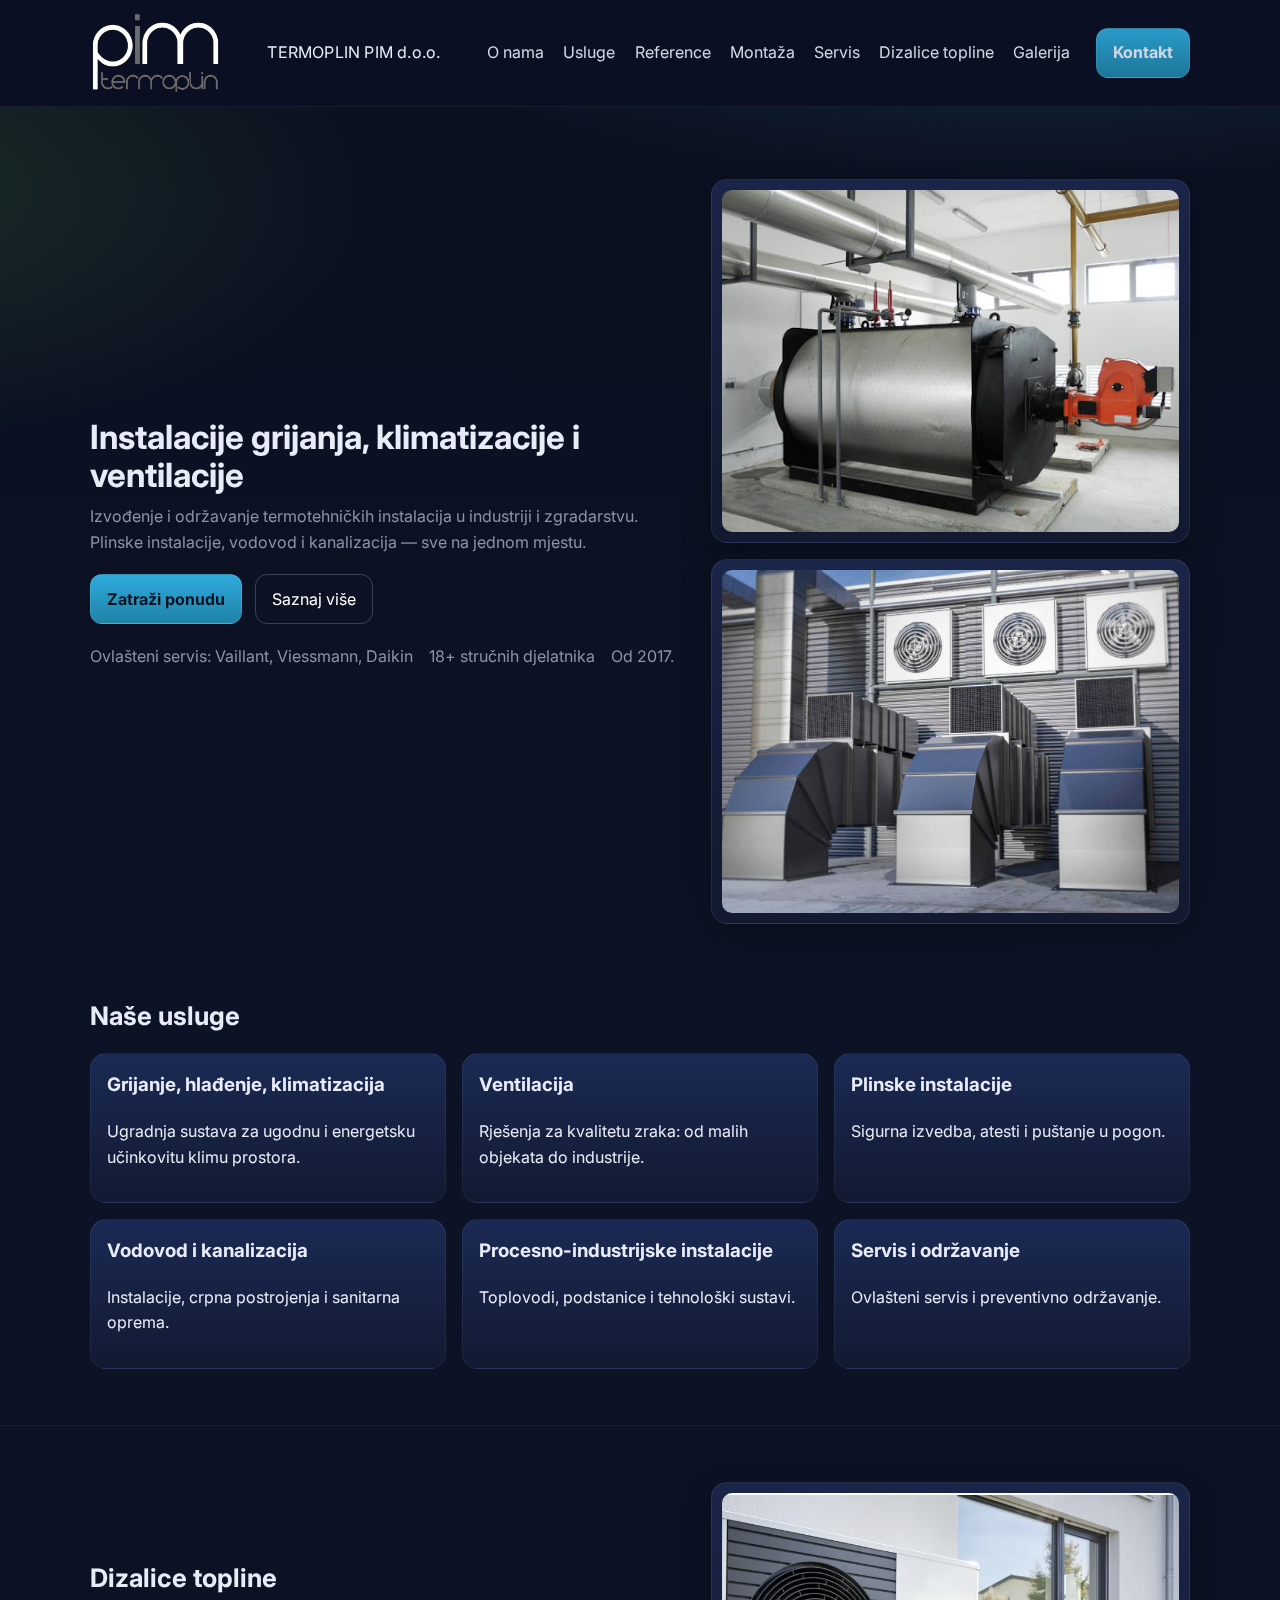
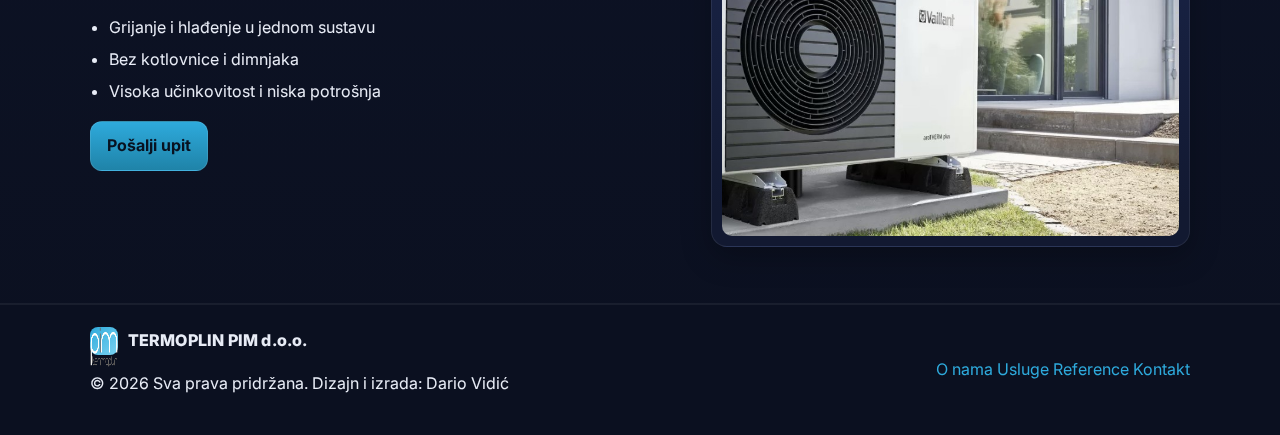
<file: index.html>
<!DOCTYPE html>
<html lang="hr">
<head>
  <title>TERMOPLIN PIM d.o.o. — Grijanje, klimatizacija, ventilacija</title>
  <meta name="description" content="Izvođenje, montaža i servis termotehničkih instalacija: grijanje, hlađenje, klimatizacija, ventilacija, plin, vodovod i kanalizacija." />
  <meta name="keywords" content="grijanje, hlađenje, ventilacija, klima, ugradnja, Bjelovar, Termoplin">
  <meta charset="utf-8" />
  <meta name="viewport" content="width=device-width, initial-scale=1" />
  <meta name="color-scheme" content="dark light">
  <meta name="author" content="Dario Vidić">
  <link rel="preconnect" href="https://fonts.googleapis.com">
  <link rel="preconnect" href="https://fonts.gstatic.com" crossorigin>
  <link href="https://fonts.googleapis.com/css2?family=Inter:wght@300;400;600;800&display=swap" rel="stylesheet">
  <link rel="stylesheet" href="assets/css/style.css" />

  <link rel="icon" href="assets/img/favicon.ico" type="image/x-icon">
</head>
<body>
  <header class="site-header">
    <div class="container">
      <a class="brand" href="index.html" aria-label="TERMOPLIN PIM d.o.o.">
      <img src="assets/img/logo.png" alt="TERMOPLIN PIM d.o.o. logo" class="logo">
    </a>

        <span class="brand-text">TERMOPLIN PIM d.o.o.</span>
      </a>
      <button class="nav-toggle" aria-label="Otvori izbornik" aria-expanded="false" id="navToggle">
        <span></span><span></span><span></span>
      </button>
      <nav class="nav" id="navMenu">
        <a href="o-nama.html">O nama</a>
        <a href="usluge.html">Usluge</a>
        <a href="reference.html">Reference</a>
        <a href="montaza.html">Montaža</a>
        <a href="servis.html">Servis</a>
        <a href="dizalice-topline.html">Dizalice topline</a>
        <a href="galerija.html">Galerija</a>
        <a href="kontakt.html" class="btn btn-primary">Kontakt</a>
      </nav>
    </div>
  </header>

  <section id="hero" class="hero">
    <div class="container grid-2">
      <div class="hero-copy">
        <h1>Instalacije grijanja, klimatizacije i ventilacije</h1>
        <p>Izvođenje i održavanje termotehničkih instalacija u industriji i zgradarstvu. Plinske instalacije, vodovod i kanalizacija — sve na jednom mjestu.</p>
        <div class="hero-cta">
          <a href="kontakt.html" class="btn btn-primary">Zatraži ponudu</a>
          <a href="o-nama.html" class="btn btn-ghost">Saznaj više</a>
        </div>
        <ul class="badges">
          <li>Ovlašteni servis: Vaillant, Viessmann, Daikin</li>
          <li>18+ stručnih djelatnika</li>
          <li>Od 2017.</li>
        </ul>
      </div>
      <div class="hero-media">
        <div class="media-card">
          <img src="assets/img/hero-1.jpg" alt="Ugradnja sustava grijanja" />
        </div>
        <div class="media-card stagger">
          <img src="assets/img/hero-2.jpg" alt="Klimatizacija i ventilacija" />
        </div>
      </div>
    </div>
  </section>

  <section class="section">
    <div class="container">
      <h2>Naše usluge</h2>
      <div class="cards">
        <article class="card">
          <h3>Grijanje, hlađenje, klimatizacija</h3>
          <p>Ugradnja sustava za ugodnu i energetsku učinkovitu klimu prostora.</p>
        </article>
        <article class="card"><h3>Ventilacija</h3><p>Rješenja za kvalitetu zraka: od malih objekata do industrije.</p></article>
        <article class="card"><h3>Plinske instalacije</h3><p>Sigurna izvedba, atesti i puštanje u pogon.</p></article>
        <article class="card"><h3>Vodovod i kanalizacija</h3><p>Instalacije, crpna postrojenja i sanitarna oprema.</p></article>
        <article class="card"><h3>Procesno-industrijske instalacije</h3><p>Toplovodi, podstanice i tehnološki sustavi.</p></article>
        <article class="card"><h3>Servis i održavanje</h3><p>Ovlašteni servis i preventivno održavanje.</p></article>
      </div>
    </div>
  </section>

  <section class="section feature highlight">
    <div class="container grid-2">
      <div>
        <h2>Dizalice topline</h2>
        <ul class="checklist">
          <li>Grijanje i hlađenje u jednom sustavu</li>
          <li>Bez kotlovnice i dimnjaka</li>
          <li>Visoka učinkovitost i niska potrošnja</li>
        </ul>
        <a href="kontakt.html" class="btn btn-primary">Pošalji upit</a>
      </div>
      <div class="media-card">
        <img src="assets/img/heatpump.jpg" alt="Dizalica topline — instalacija" />
      </div>
    </div>
  </section>
  <footer class="site-footer">
    <div class="container footer-grid">
      <div>
        <div class="brand small">
          <span class="brand-logo" aria-hidden="true">
    <img src="assets/img/logo.png" alt="TERMOPLIN PIM d.o.o. logo" class="logo-footer">
  </span>
          <span class="brand-text">TERMOPLIN PIM d.o.o.</span>
        </div>
        <p>© <span id="year"></span> Sva prava pridržana. Dizajn i izrada: Dario Vidić</p>
      </div>
      <nav class="footer-nav">
        <a href="o-nama.html">O nama</a>
        <a href="usluge.html">Usluge</a>
        <a href="reference.html">Reference</a>
        <a href="kontakt.html">Kontakt</a>
      </nav>
    </div>
  </footer>
  <script src="assets/js/main.js"></script>

</body>
</html>
</file>
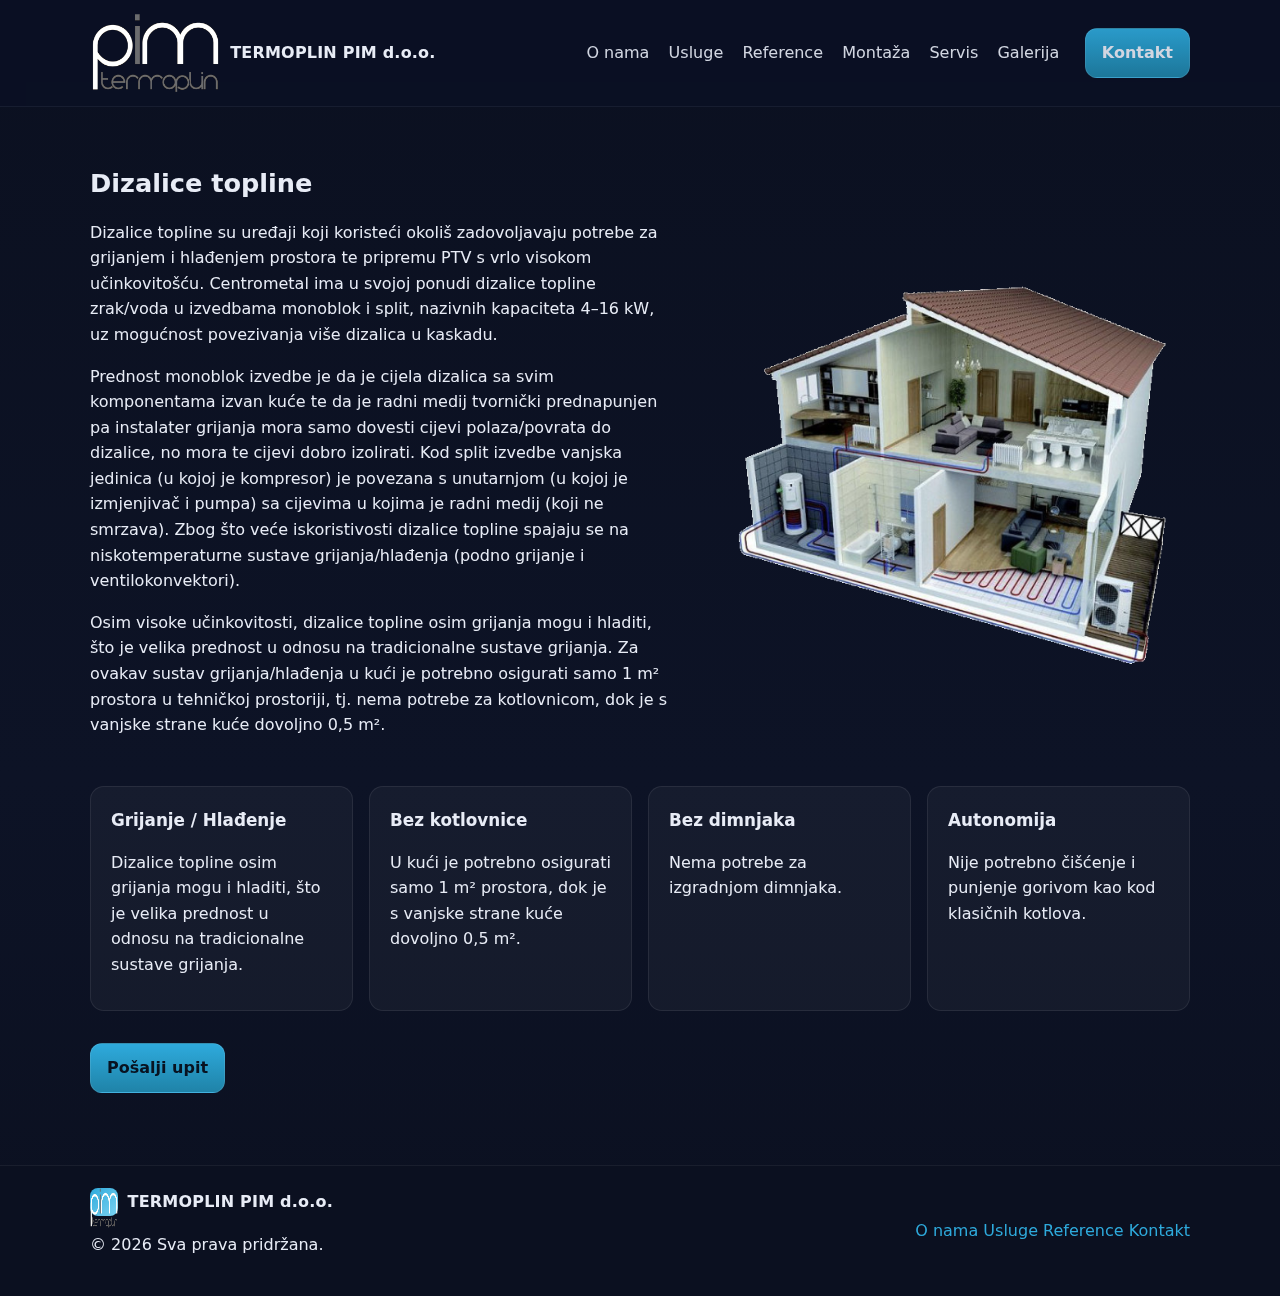
<file: dizalice-topline.html>
<!DOCTYPE html>
<html lang="hr">
<head>
  <meta charset="utf-8">
  <title>Dizalice topline — TERMOPLIN PIM d.o.o.</title>
  <link rel="icon" href="assets/img/favicon.ico" type="image/x-icon">
  <link rel="stylesheet" href="assets/css/style.css">
</head>
<body>
  <header class="site-header">
    <div class="container">
      <a class="brand" href="index.html" aria-label="TERMOPLIN PIM d.o.o.">
        <img src="assets/img/logo.png" alt="TERMOPLIN PIM d.o.o. logo" class="logo">
        <span class="brand-text">TERMOPLIN PIM d.o.o.</span>
      </a>
      <button class="nav-toggle" aria-label="Otvori izbornik" aria-expanded="false" id="navToggle">
        <span></span><span></span><span></span>
      </button>
      <nav class="nav" id="navMenu">
        <a href="o-nama.html">O nama</a>
        <a href="usluge.html">Usluge</a>
        <a href="reference.html">Reference</a>
        <a href="montaza.html">Montaža</a>
        <a href="servis.html">Servis</a>
        <a href="galerija.html">Galerija</a>
        <a href="kontakt.html" class="btn btn-primary">Kontakt</a>
      </nav>
    </div>
  </header>

  <main class="section">
    <div class="container grid-2">
      <div>
        <h1>Dizalice topline</h1>
        <p>Dizalice topline su uređaji koji koristeći okoliš zadovoljavaju potrebe za grijanjem i hlađenjem prostora te pripremu PTV s vrlo visokom učinkovitošću. Centrometal ima u svojoj ponudi dizalice topline zrak/voda u izvedbama monoblok i split, nazivnih kapaciteta 4–16 kW, uz mogućnost povezivanja više dizalica u kaskadu.</p>
        <p>Prednost monoblok izvedbe je da je cijela dizalica sa svim komponentama izvan kuće te da je radni medij tvornički prednapunjen pa instalater grijanja mora samo dovesti cijevi polaza/povrata do dizalice, no mora te cijevi dobro izolirati. Kod split izvedbe vanjska jedinica (u kojoj je kompresor) je povezana s unutarnjom (u kojoj je izmjenjivač i pumpa) sa cijevima u kojima je radni medij (koji ne smrzava). Zbog što veće iskoristivosti dizalice topline spajaju se na niskotemperaturne sustave grijanja/hlađenja (podno grijanje i ventilokonvektori).</p>
        <p>Osim visoke učinkovitosti, dizalice topline osim grijanja mogu i hladiti, što je velika prednost u odnosu na tradicionalne sustave grijanja. Za ovakav sustav grijanja/hlađenja u kući je potrebno osigurati samo 1 m² prostora u tehničkoj prostoriji, tj. nema potrebe za kotlovnicom, dok je s vanjske strane kuće dovoljno 0,5 m².</p>
      </div>
      <div>
        <img src="assets/img/dizalice-topline.png" alt="Shema sustava dizalice topline u kući" style="width:100%;height:auto;display:block;border-radius:12px;">
      </div>
    </div>

    <div class="container">
      <div class="feature-grid">
        <div class="feature-card">
          <h3>Grijanje / Hlađenje</h3>
          <p>Dizalice topline osim grijanja mogu i hladiti, što je velika prednost u odnosu na tradicionalne sustave grijanja.</p>
        </div>
        <div class="feature-card">
          <h3>Bez kotlovnice</h3>
          <p>U kući je potrebno osigurati samo 1 m² prostora, dok je s vanjske strane kuće dovoljno 0,5 m².</p>
        </div>
        <div class="feature-card">
          <h3>Bez dimnjaka</h3>
          <p>Nema potrebe za izgradnjom dimnjaka.</p>
        </div>
        <div class="feature-card">
          <h3>Autonomija</h3>
          <p>Nije potrebno čišćenje i punjenje gorivom kao kod klasičnih kotlova.</p>
        </div>
      </div>
      <p><a class="btn btn-primary" href="kontakt.html">Pošalji upit</a></p>
    </div>
  </main>

  <footer class="site-footer">
    <div class="container footer-grid">
      <div>
        <div class="brand small">
          <span class="brand-logo" aria-hidden="true"><img src="assets/img/logo.png" alt="Logo" class="logo-footer"></span>
          <span class="brand-text">TERMOPLIN PIM d.o.o.</span>
        </div>
        <p>© <span id="year"></span> Sva prava pridržana.</p>
      </div>
      <nav class="footer-nav">
        <a href="o-nama.html">O nama</a>
        <a href="usluge.html">Usluge</a>
        <a href="reference-lista.html">Reference</a>
        <a href="kontakt.html">Kontakt</a>
      </nav>
    </div>
  </footer>

  <script src="assets/js/main.js"></script>
</body>
</html>
</file>
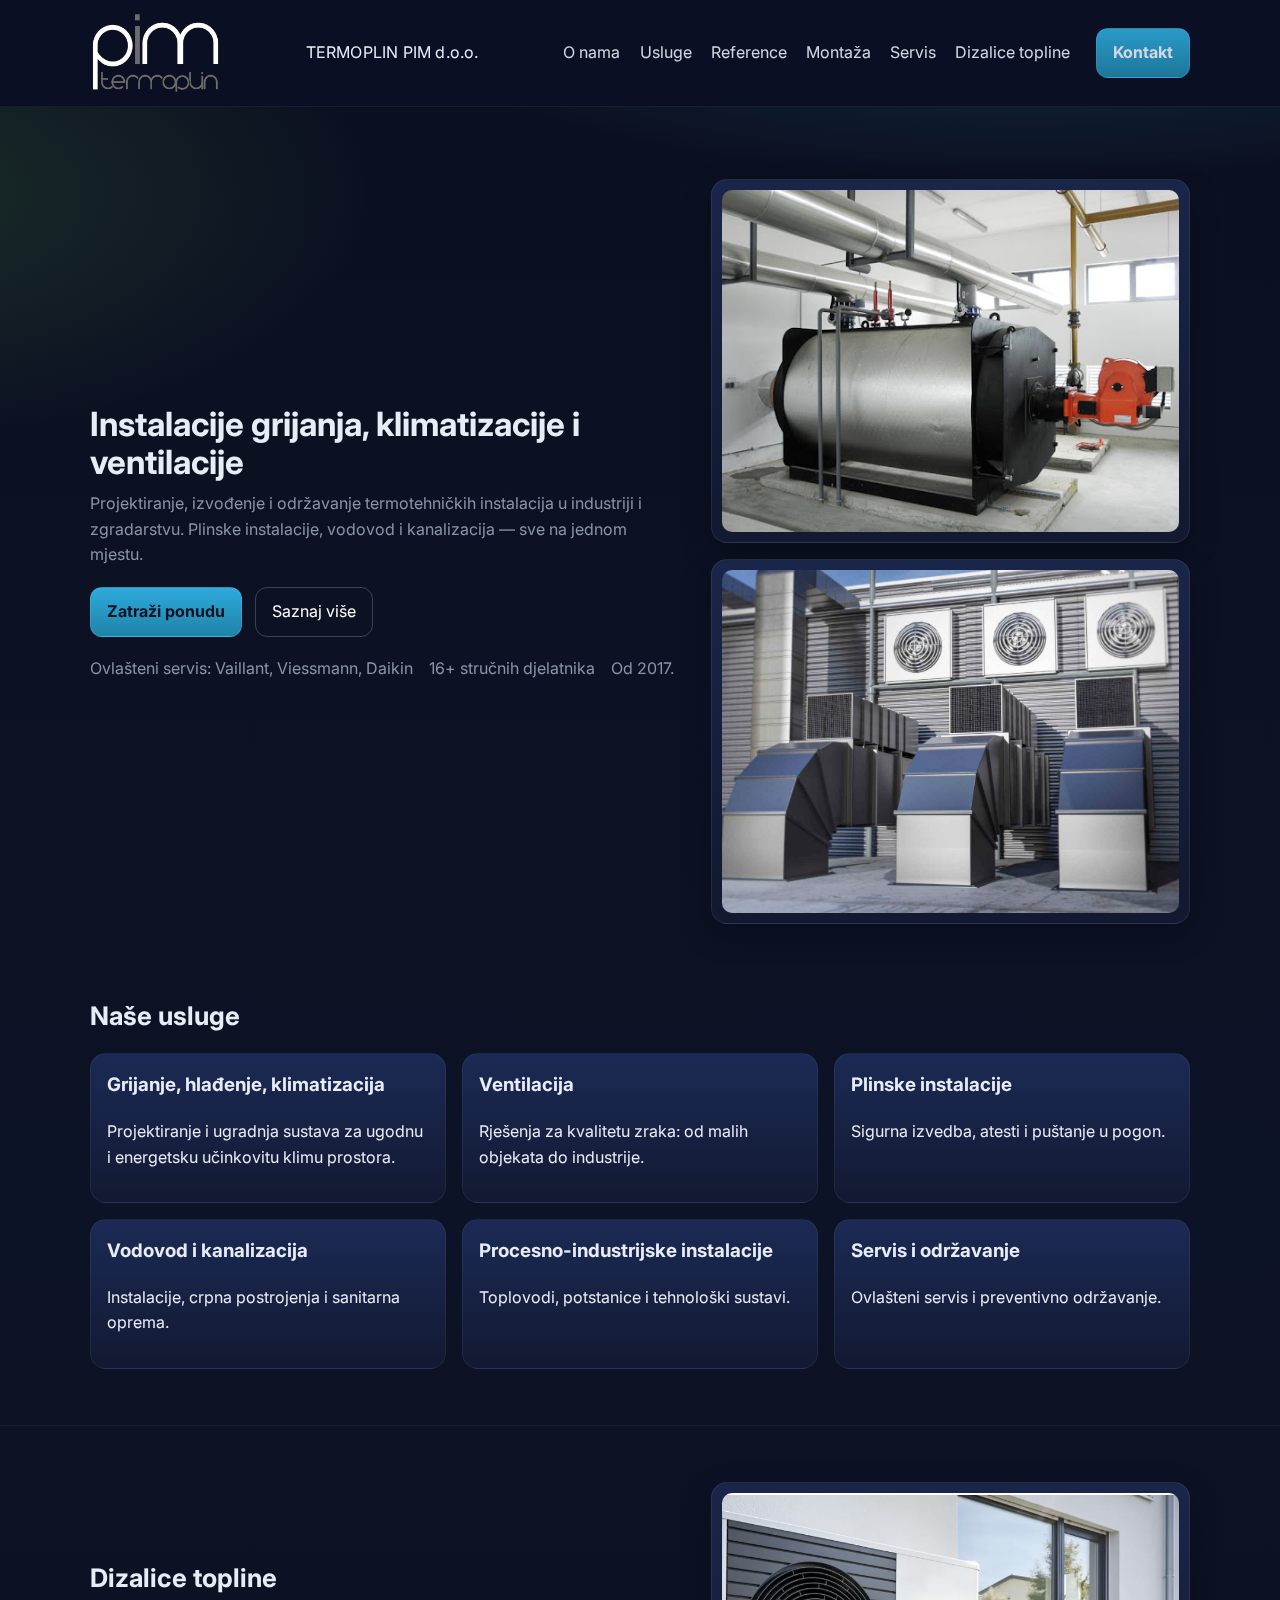
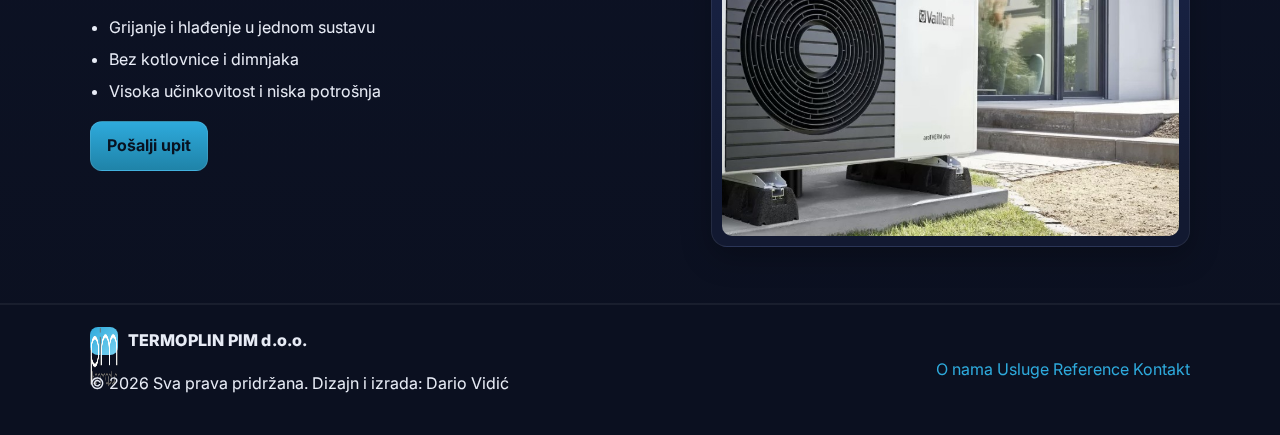
<file: index copy 2.html>
<!DOCTYPE html>
<html lang="hr">
<head>
  <title>TERMOPLIN PIM d.o.o. — Grijanje, klimatizacija, ventilacija</title>
  <meta name="description" content="Projektiranje, montaža i servis termotehničkih instalacija: grijanje, hlađenje, klimatizacija, ventilacija, plin, vodovod i kanalizacija." />
  <meta name="keywords" content="grijanje, hlađenje, projektiranje, ventilacija, klima, ugradnja, Bjelovar, Termoplin">
  <meta charset="utf-8" />
  <meta name="viewport" content="width=device-width, initial-scale=1" />
  <meta name="color-scheme" content="dark light">
  <meta name="author" content="Dario Vidić">
  <link rel="preconnect" href="https://fonts.googleapis.com">
  <link rel="preconnect" href="https://fonts.gstatic.com" crossorigin>
  <link href="https://fonts.googleapis.com/css2?family=Inter:wght@300;400;600;800&display=swap" rel="stylesheet">
  <link rel="stylesheet" href="assets/css/style.css" />

  <link rel="icon" href="assets/img/favicon.ico" type="image/x-icon">
</head>
<body>
  <header class="site-header">
    <div class="container">
      <a class="brand" href="index.html" aria-label="TERMOPLIN PIM d.o.o.">
      <img src="assets/img/logo.png" alt="TERMOPLIN PIM d.o.o. logo" class="logo">
    </a>

        <span class="brand-text">TERMOPLIN PIM d.o.o.</span>
      </a>
      <button class="nav-toggle" aria-label="Otvori izbornik" aria-expanded="false" id="navToggle">
        <span></span><span></span><span></span>
      </button>
      <nav class="nav" id="navMenu">
        <a href="o-nama.html">O nama</a>
        <a href="usluge.html">Usluge</a>
        <a href="reference.html">Reference</a>
        <a href="montaza.html">Montaža</a>
        <a href="servis.html">Servis</a>
        <a href="dizalice-topline.html">Dizalice topline</a>
        <a href="kontakt.html" class="btn btn-primary">Kontakt</a>
      </nav>
    </div>
  </header>

  <section id="hero" class="hero">
    <div class="container grid-2">
      <div class="hero-copy">
        <h1>Instalacije grijanja, klimatizacije i ventilacije</h1>
        <p>Projektiranje, izvođenje i održavanje termotehničkih instalacija u industriji i zgradarstvu. Plinske instalacije, vodovod i kanalizacija — sve na jednom mjestu.</p>
        <div class="hero-cta">
          <a href="kontakt.html" class="btn btn-primary">Zatraži ponudu</a>
          <a href="o-nama.html" class="btn btn-ghost">Saznaj više</a>
        </div>
        <ul class="badges">
          <li>Ovlašteni servis: Vaillant, Viessmann, Daikin</li>
          <li>16+ stručnih djelatnika</li>
          <li>Od 2017.</li>
        </ul>
      </div>
      <div class="hero-media">
        <div class="media-card">
          <img src="assets/img/hero-1.jpg" alt="Ugradnja sustava grijanja" />
        </div>
        <div class="media-card stagger">
          <img src="assets/img/hero-2.jpg" alt="Klimatizacija i ventilacija" />
        </div>
      </div>
    </div>
  </section>

  <section class="section">
    <div class="container">
      <h2>Naše usluge</h2>
      <div class="cards">
        <article class="card">
          <h3>Grijanje, hlađenje, klimatizacija</h3>
          <p>Projektiranje i ugradnja sustava za ugodnu i energetsku učinkovitu klimu prostora.</p>
        </article>
        <article class="card"><h3>Ventilacija</h3><p>Rješenja za kvalitetu zraka: od malih objekata do industrije.</p></article>
        <article class="card"><h3>Plinske instalacije</h3><p>Sigurna izvedba, atesti i puštanje u pogon.</p></article>
        <article class="card"><h3>Vodovod i kanalizacija</h3><p>Instalacije, crpna postrojenja i sanitarna oprema.</p></article>
        <article class="card"><h3>Procesno-industrijske instalacije</h3><p>Toplovodi, potstanice i tehnološki sustavi.</p></article>
        <article class="card"><h3>Servis i održavanje</h3><p>Ovlašteni servis i preventivno održavanje.</p></article>
      </div>
    </div>
  </section>

  <section class="section feature highlight">
    <div class="container grid-2">
      <div>
        <h2>Dizalice topline</h2>
        <ul class="checklist">
          <li>Grijanje i hlađenje u jednom sustavu</li>
          <li>Bez kotlovnice i dimnjaka</li>
          <li>Visoka učinkovitost i niska potrošnja</li>
        </ul>
        <a href="kontakt.html" class="btn btn-primary">Pošalji upit</a>
      </div>
      <div class="media-card">
        <img src="assets/img/heatpump.jpg" alt="Dizalica topline — instalacija" />
      </div>
    </div>
  </section>
  <footer class="site-footer">
    <div class="container footer-grid">
      <div>
        <div class="brand small">
          <span class="brand-logo" aria-hidden="true">
    <img src="assets/img/logo.png" alt="TERMOPLIN PIM d.o.o. logo" class="logo">
  </span>
          <span class="brand-text">TERMOPLIN PIM d.o.o.</span>
        </div>
        <p>© <span id="year"></span> Sva prava pridržana. Dizajn i izrada: Dario Vidić</p>
      </div>
      <nav class="footer-nav">
        <a href="o-nama.html">O nama</a>
        <a href="usluge.html">Usluge</a>
        <a href="reference.html">Reference</a>
        <a href="kontakt.html">Kontakt</a>
      </nav>
    </div>
  </footer>
  <script src="assets/js/main.js"></script>

</body>
</html>
</file>
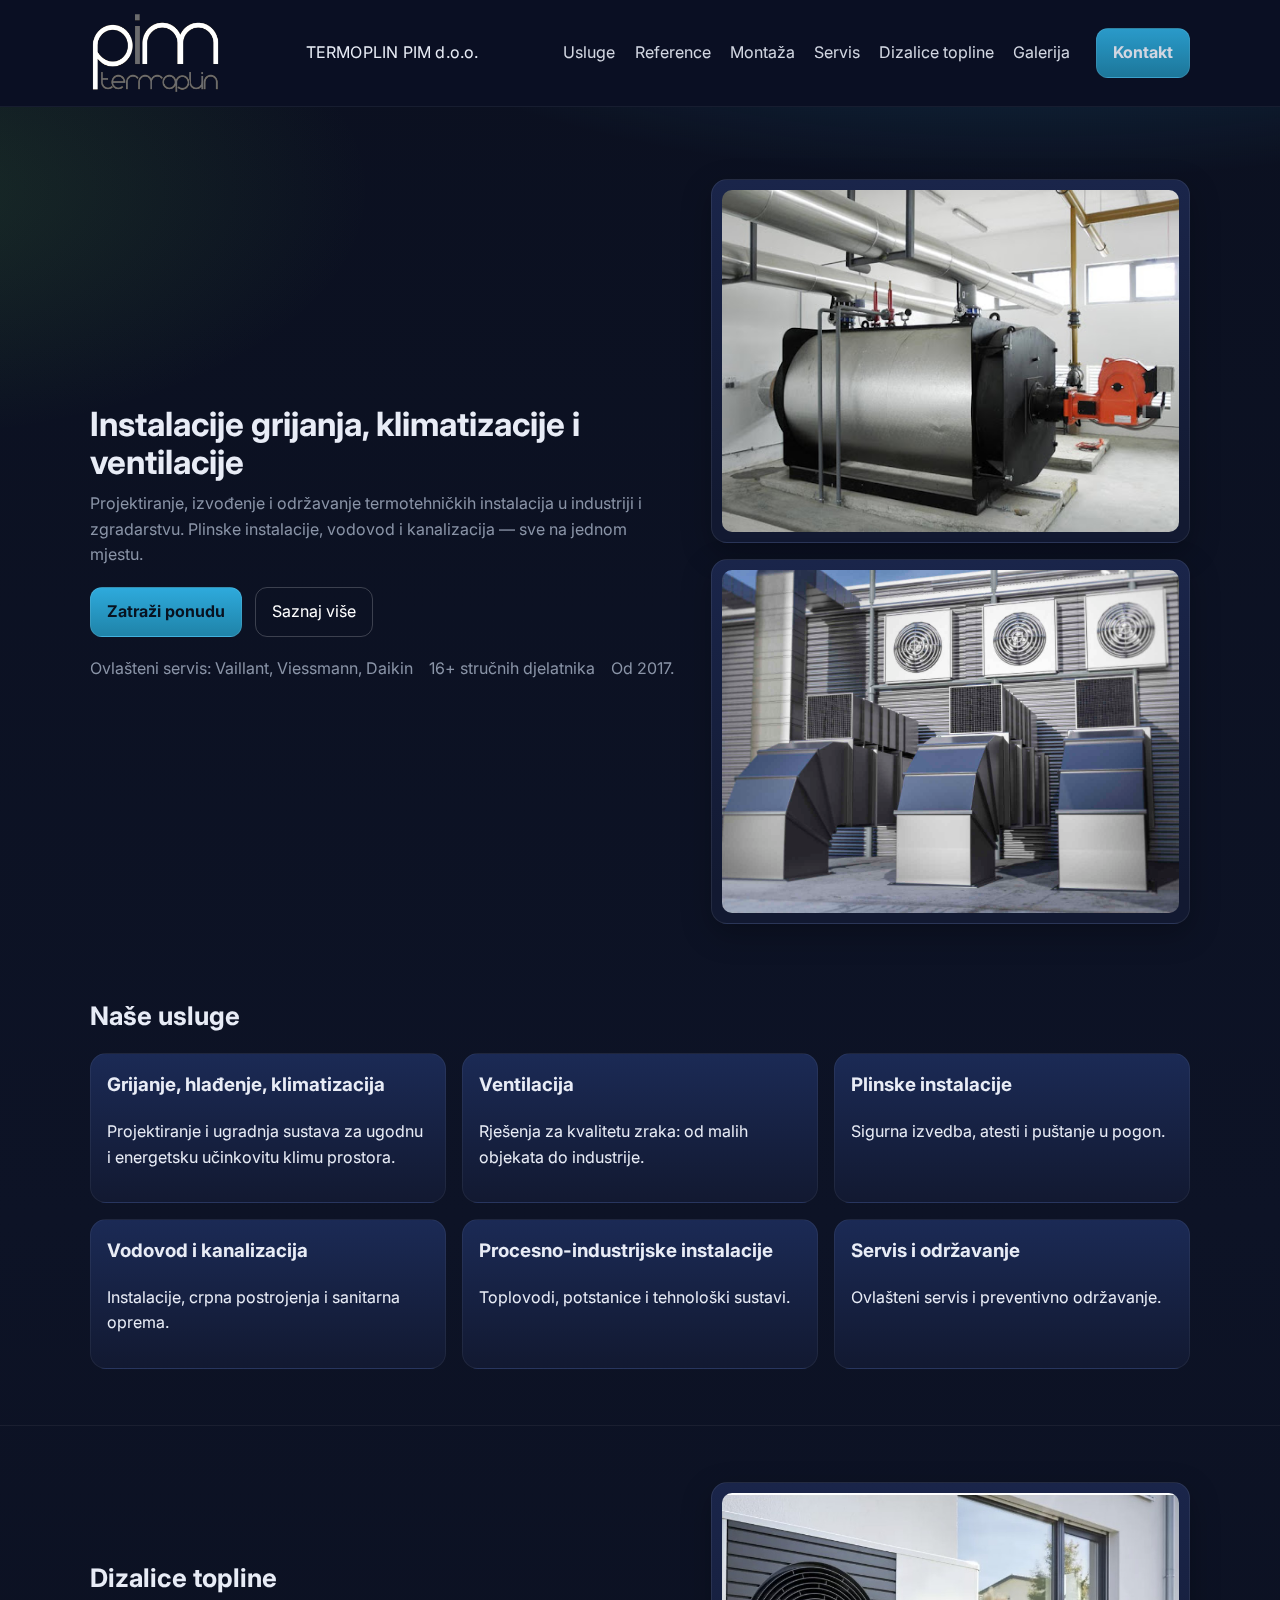
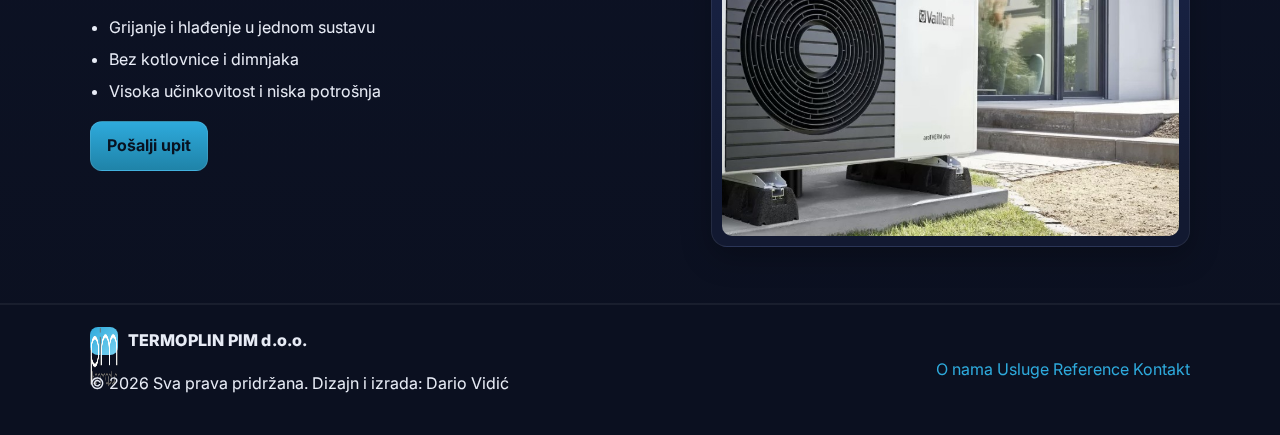
<file: index copy.html>
<!DOCTYPE html>
<html lang="hr">
<head>
  <title>TERMOPLIN PIM d.o.o. — Grijanje, klimatizacija, ventilacija</title>
  <meta name="description" content="Projektiranje, montaža i servis termotehničkih instalacija: grijanje, hlađenje, klimatizacija, ventilacija, plin, vodovod i kanalizacija." />
  <meta name="keywords" content="grijanje, hlađenje, projektiranje, ventilacija, klima, ugradnja, Bjelovar, Termoplin">
  <meta charset="utf-8" />
  <meta name="viewport" content="width=device-width, initial-scale=1" />
  <meta name="color-scheme" content="dark light">
  <meta name="author" content="Dario Vidić">
  <link rel="preconnect" href="https://fonts.googleapis.com">
  <link rel="preconnect" href="https://fonts.gstatic.com" crossorigin>
  <link href="https://fonts.googleapis.com/css2?family=Inter:wght@300;400;600;800&display=swap" rel="stylesheet">
  <link rel="stylesheet" href="assets/css/style.css" />

  <link rel="icon" href="assets/img/favicon.ico" type="image/x-icon">
</head>
<body>
  <header class="site-header">
    <div class="container">
      <a class="brand" href="index.html" aria-label="TERMOPLIN PIM d.o.o.">
      <img src="assets/img/logo.png" alt="TERMOPLIN PIM d.o.o. logo" class="logo">
    </a>

        <span class="brand-text">TERMOPLIN PIM d.o.o.</span>
      </a>
      <button class="nav-toggle" aria-label="Otvori izbornik" aria-expanded="false" id="navToggle">
        <span></span><span></span><span></span>
      </button>
      <nav class="nav" id="navMenu">
        <a href="usluge.html">Usluge</a>
        <a href="reference.html">Reference</a>
        <a href="montaza.html">Montaža</a>
        <a href="servis.html">Servis</a>
        <a href="dizalice-topline.html">Dizalice topline</a>
        <a href="galerija.html">Galerija</a>
        <a href="kontakt.html" class="btn btn-primary">Kontakt</a>
      </nav>
    </div>
  </header>

  <section id="hero" class="hero">
    <div class="container grid-2">
      <div class="hero-copy">
        <h1>Instalacije grijanja, klimatizacije i ventilacije</h1>
        <p>Projektiranje, izvođenje i održavanje termotehničkih instalacija u industriji i zgradarstvu. Plinske instalacije, vodovod i kanalizacija — sve na jednom mjestu.</p>
        <div class="hero-cta">
          <a href="kontakt.html" class="btn btn-primary">Zatraži ponudu</a>
          <a href="o-nama.html" class="btn btn-ghost">Saznaj više</a>
        </div>
        <ul class="badges">
          <li>Ovlašteni servis: Vaillant, Viessmann, Daikin</li>
          <li>16+ stručnih djelatnika</li>
          <li>Od 2017.</li>
        </ul>
      </div>
      <div class="hero-media">
        <div class="media-card">
          <img src="assets/img/hero-1.jpg" alt="Ugradnja sustava grijanja" />
        </div>
        <div class="media-card stagger">
          <img src="assets/img/hero-2.jpg" alt="Klimatizacija i ventilacija" />
        </div>
      </div>
    </div>
  </section>

  <section class="section">
    <div class="container">
      <h2>Naše usluge</h2>
      <div class="cards">
        <article class="card">
          <h3>Grijanje, hlađenje, klimatizacija</h3>
          <p>Projektiranje i ugradnja sustava za ugodnu i energetsku učinkovitu klimu prostora.</p>
        </article>
        <article class="card"><h3>Ventilacija</h3><p>Rješenja za kvalitetu zraka: od malih objekata do industrije.</p></article>
        <article class="card"><h3>Plinske instalacije</h3><p>Sigurna izvedba, atesti i puštanje u pogon.</p></article>
        <article class="card"><h3>Vodovod i kanalizacija</h3><p>Instalacije, crpna postrojenja i sanitarna oprema.</p></article>
        <article class="card"><h3>Procesno-industrijske instalacije</h3><p>Toplovodi, potstanice i tehnološki sustavi.</p></article>
        <article class="card"><h3>Servis i održavanje</h3><p>Ovlašteni servis i preventivno održavanje.</p></article>
      </div>
    </div>
  </section>

  <section class="section feature highlight">
    <div class="container grid-2">
      <div>
        <h2>Dizalice topline</h2>
        <ul class="checklist">
          <li>Grijanje i hlađenje u jednom sustavu</li>
          <li>Bez kotlovnice i dimnjaka</li>
          <li>Visoka učinkovitost i niska potrošnja</li>
        </ul>
        <a href="kontakt.html" class="btn btn-primary">Pošalji upit</a>
      </div>
      <div class="media-card">
        <img src="assets/img/heatpump.jpg" alt="Dizalica topline — instalacija" />
      </div>
    </div>
  </section>
  <footer class="site-footer">
    <div class="container footer-grid">
      <div>
        <div class="brand small">
          <span class="brand-logo" aria-hidden="true">
    <img src="assets/img/logo.png" alt="TERMOPLIN PIM d.o.o. logo" class="logo">
  </span>
          <span class="brand-text">TERMOPLIN PIM d.o.o.</span>
        </div>
        <p>© <span id="year"></span> Sva prava pridržana. Dizajn i izrada: Dario Vidić</p>
      </div>
      <nav class="footer-nav">
        <a href="o-nama.html">O nama</a>
        <a href="usluge.html">Usluge</a>
        <a href="reference.html">Reference</a>
        <a href="kontakt.html">Kontakt</a>
      </nav>
    </div>
  </footer>
  <script src="assets/js/main.js"></script>

</body>
</html>
</file>
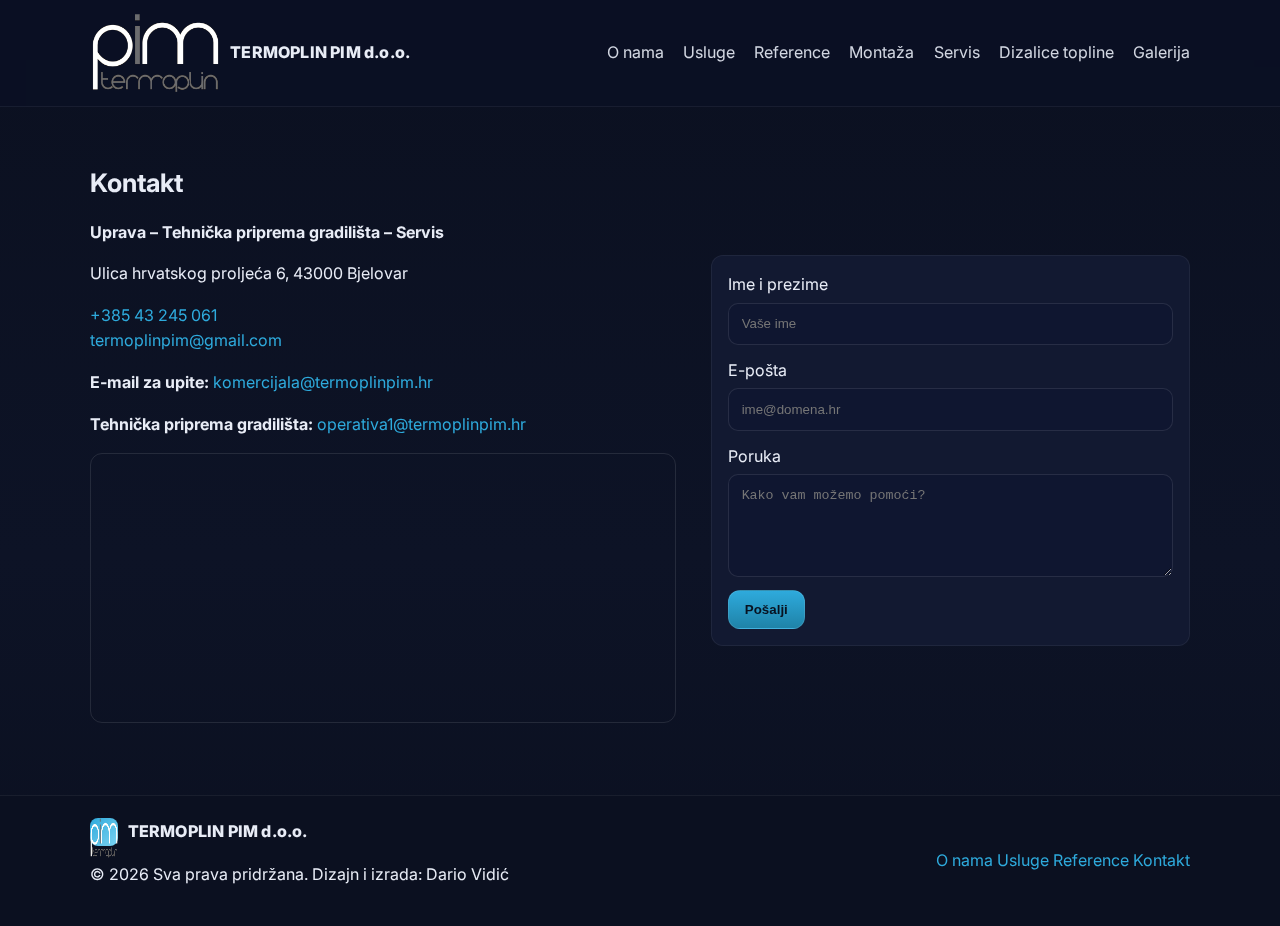
<file: kontakt.html>
<!DOCTYPE html>
<html lang="hr">
<head>
  <title>Kontakt — TERMOPLIN PIM d.o.o.</title>
  <meta name="description" content="Kontakt podaci i obrazac za upit." />
  <meta charset="utf-8" />
  <meta name="viewport" content="width=device-width, initial-scale=1" />
  <meta name="color-scheme" content="dark light">
  <link rel="preconnect" href="https://fonts.googleapis.com">
  <link rel="preconnect" href="https://fonts.gstatic.com" crossorigin>
  <link href="https://fonts.googleapis.com/css2?family=Inter:wght@300;400;600;800&display=swap" rel="stylesheet">
  <link rel="stylesheet" href="assets/css/style.css" />

  <link rel="icon" href="assets/img/favicon.ico" type="image/x-icon">
</head>
<body>
  <header class="site-header">
    <div class="container">
      <a class="brand" href="index.html" aria-label="TERMOPLIN PIM d.o.o.">
      <img src="assets/img/logo.png" alt="TERMOPLIN PIM d.o.o. logo" class="logo">
    

        <span class="brand-text">TERMOPLIN PIM d.o.o.</span>
      </a>
      <button class="nav-toggle" aria-label="Otvori izbornik" aria-expanded="false" id="navToggle">
        <span></span><span></span><span></span>
      </button>
      <nav class="nav" id="navMenu">
        <a href="o-nama.html">O nama</a>
        <a href="usluge.html">Usluge</a>
        <a href="reference.html">Reference</a>
        <a href="montaza.html">Montaža</a>
        <a href="servis.html">Servis</a>
        <a href="dizalice-topline.html">Dizalice topline</a>
        <a href="galerija.html">Galerija</a>        
      </nav>
    </div>
  </header>

  <section class="section contact">
    <div class="container grid-2">
      <div>
        <h1>Kontakt</h1>
        <p><strong>Uprava – Tehnička priprema gradilišta – Servis</strong></p>
        <p>Ulica hrvatskog proljeća 6, 43000 Bjelovar</p>
        <p><a href="tel:+38543245061">+385 43 245 061</a><br>
        <a href="mailto:termoplinpim@gmail.com">termoplinpim@gmail.com</a></p>
        <p><strong>E-mail za upite:</strong>
  <a href="mailto:komercijala@termoplinpim.hr">komercijala@termoplinpim.hr</a>
</p>
<p><strong>Tehnička priprema gradilišta:</strong>
  <a href="mailto:operativa1@termoplinpim.hr">operativa1@termoplinpim.hr</a>
</p>

        <div class="map-embed">
          <iframe title="Lokacija — Ulica hrvatskog proljeća 6, Bjelovar"
            src="https://www.google.com/maps?q=Ulica%20hrvatskog%20prolje%C4%87a%206,%20Bjelovar&output=embed" loading="lazy"></iframe>
        </div>
      </div>
      <form class="contact-form" id="contactForm" novalidate>
        <label>Ime i prezime
          <input type="text" name="name" required placeholder="Vaše ime" />
        </label>
        <label>E-pošta
          <input type="email" name="email" required placeholder="ime@domena.hr" />
        </label>
        <label>Poruka
          <textarea name="message" rows="5" required placeholder="Kako vam možemo pomoći?"></textarea>
        </label>
        <div class="form-actions">
          <button type="submit" class="btn btn-primary">Pošalji</button>
          <p class="form-msg" id="formMsg" role="status" aria-live="polite"></p>
        </div>
      </form>
    </div>
  </section>
  <footer class="site-footer">
    <div class="container footer-grid">
      <div>
        <div class="brand small">
          <span class="brand-logo" aria-hidden="true">
    <img src="assets/img/logo.png" alt="TERMOPLIN PIM d.o.o. logo" class="logo-footer">
  </span>
          <span class="brand-text">TERMOPLIN PIM d.o.o.</span>
        </div>
        <p>© <span id="year"></span> Sva prava pridržana. Dizajn i izrada: Dario Vidić</p>
      </div>
      <nav class="footer-nav">
        <a href="o-nama.html">O nama</a>
        <a href="usluge.html">Usluge</a>
        <a href="reference.html">Reference</a>
        <a href="kontakt.html">Kontakt</a>
      </nav>
    </div>
  </footer>
  <script src="assets/js/main.js"></script>

</body>
</html>
</file>
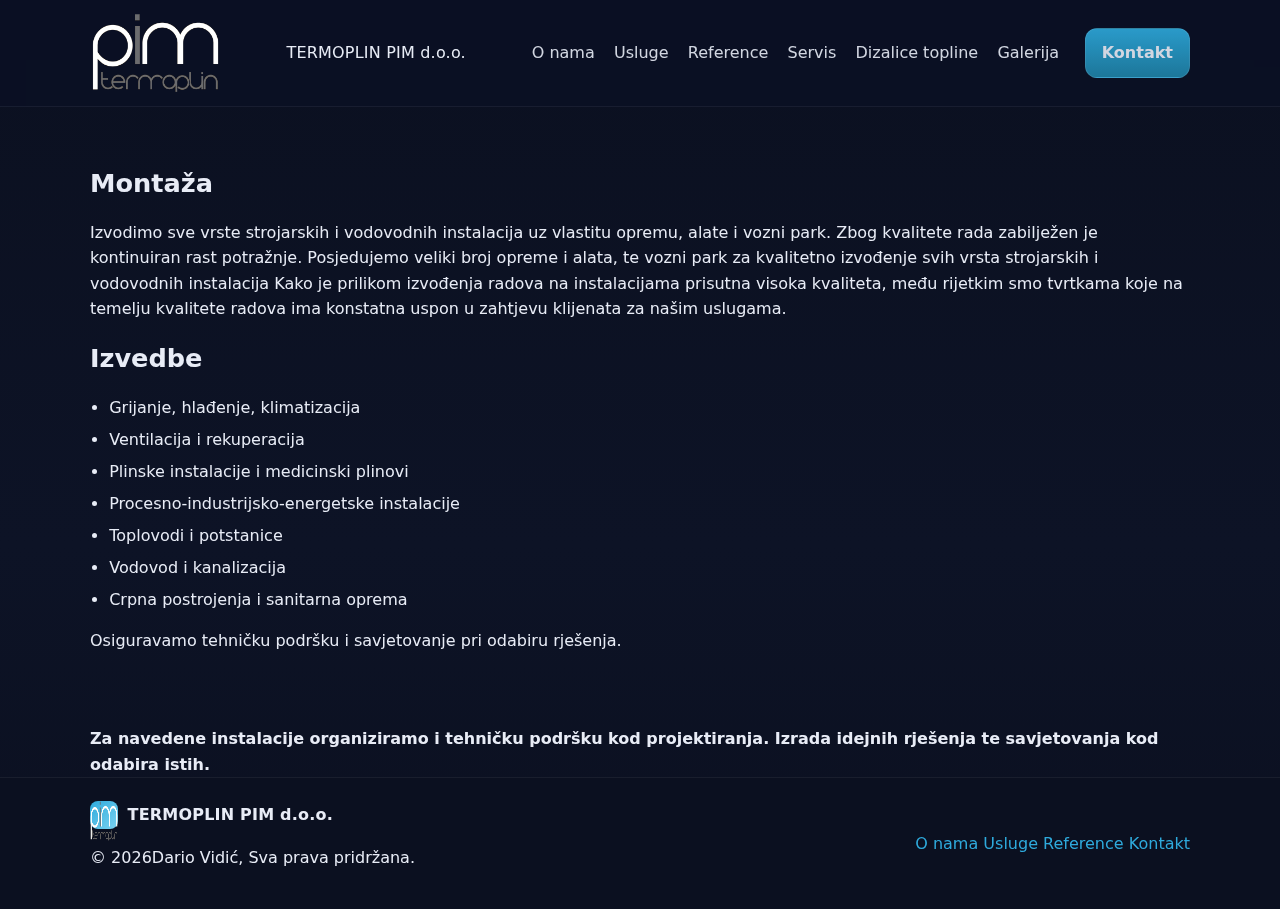
<file: montaza.html>
<!DOCTYPE html>
<html lang="hr">
<head>
  <meta charset="utf-8">
  <title>Montaža — TERMOPLIN PIM d.o.o.</title>
  <link rel="icon" href="assets/img/favicon.ico" type="image/x-icon">
  <link rel="stylesheet" href="assets/css/style.css">
</head>
<body>
  <header class="site-header">
    <div class="container">
      <a class="brand" href="index.html" aria-label="TERMOPLIN PIM d.o.o.">
      <img src="assets/img/logo.png" alt="TERMOPLIN PIM d.o.o. logo" class="logo">
    </a>

        <span class="brand-text">TERMOPLIN PIM d.o.o.</span>
      </a>
      <button class="nav-toggle" aria-label="Otvori izbornik" aria-expanded="false" id="navToggle">
        <span></span><span></span><span></span>
      </button>
      <nav class="nav" id="navMenu">
        <a href="o-nama.html">O nama</a>
        <a href="usluge.html">Usluge</a>
        <a href="reference.html">Reference</a>
        <a href="servis.html">Servis</a>
        <a href="dizalice-topline.html">Dizalice topline</a>
        <a href="galerija.html">Galerija</a>
        <a href="kontakt.html" class="btn btn-primary">Kontakt</a>
      </nav>
    </div>
  </header>

<main class="section">
  <div class="container">
    <h1>Montaža</h1>
    <p>Izvodimo sve vrste strojarskih i vodovodnih instalacija uz vlastitu opremu, alate i vozni park. Zbog kvalitete rada zabilježen je kontinuiran rast potražnje. Posjedujemo veliki broj opreme i alata, te vozni park za kvalitetno izvođenje svih vrsta strojarskih i vodovodnih instalacija Kako je prilikom izvođenja radova na instalacijama prisutna visoka kvaliteta, među rijetkim smo tvrtkama koje na temelju kvalitete radova ima konstatna uspon u zahtjevu klijenata za našim uslugama.

</p>
    <h2>Izvedbe</h2>
    <ul class="checklist">
      <li>Grijanje, hlađenje, klimatizacija</li>
      <li>Ventilacija i rekuperacija</li>
      <li>Plinske instalacije i medicinski plinovi</li>
      <li>Procesno‑industrijsko‑energetske instalacije</li>
      <li>Toplovodi i potstanice</li>
      <li>Vodovod i kanalizacija</li>
      <li>Crpna postrojenja i sanitarna oprema</li>
    </ul>
    <p>Osiguravamo tehničku podršku i savjetovanje pri odabiru rješenja.</p>
  </div>
</main>
<div class="container">
  <b>Za navedene instalacije organiziramo i tehničku podršku kod projektiranja. Izrada idejnih rješenja te savjetovanja kod odabira istih.</b>
</div>

<footer class="site-footer">
  <div class="container footer-grid">
    <div>
      <div class="brand small">
        <span class="brand-logo" aria-hidden="true"><img src="assets/img/logo.png" alt="Logo" class="logo-footer"></span>
        <span class="brand-text">TERMOPLIN PIM d.o.o.</span>
      </div>
      <p>© <span id="year"></span>Dario Vidić, Sva prava pridržana.</p>
    </div>
    <nav class="footer-nav">
      <a href="o-nama.html">O nama</a>
      <a href="usluge.html">Usluge</a>
      <a href="reference-lista.html">Reference</a>
      <a href="kontakt.html">Kontakt</a>
    </nav>
  </div>
</footer>
<script src="assets/js/main.js"></script>
</body>
</html>
</file>
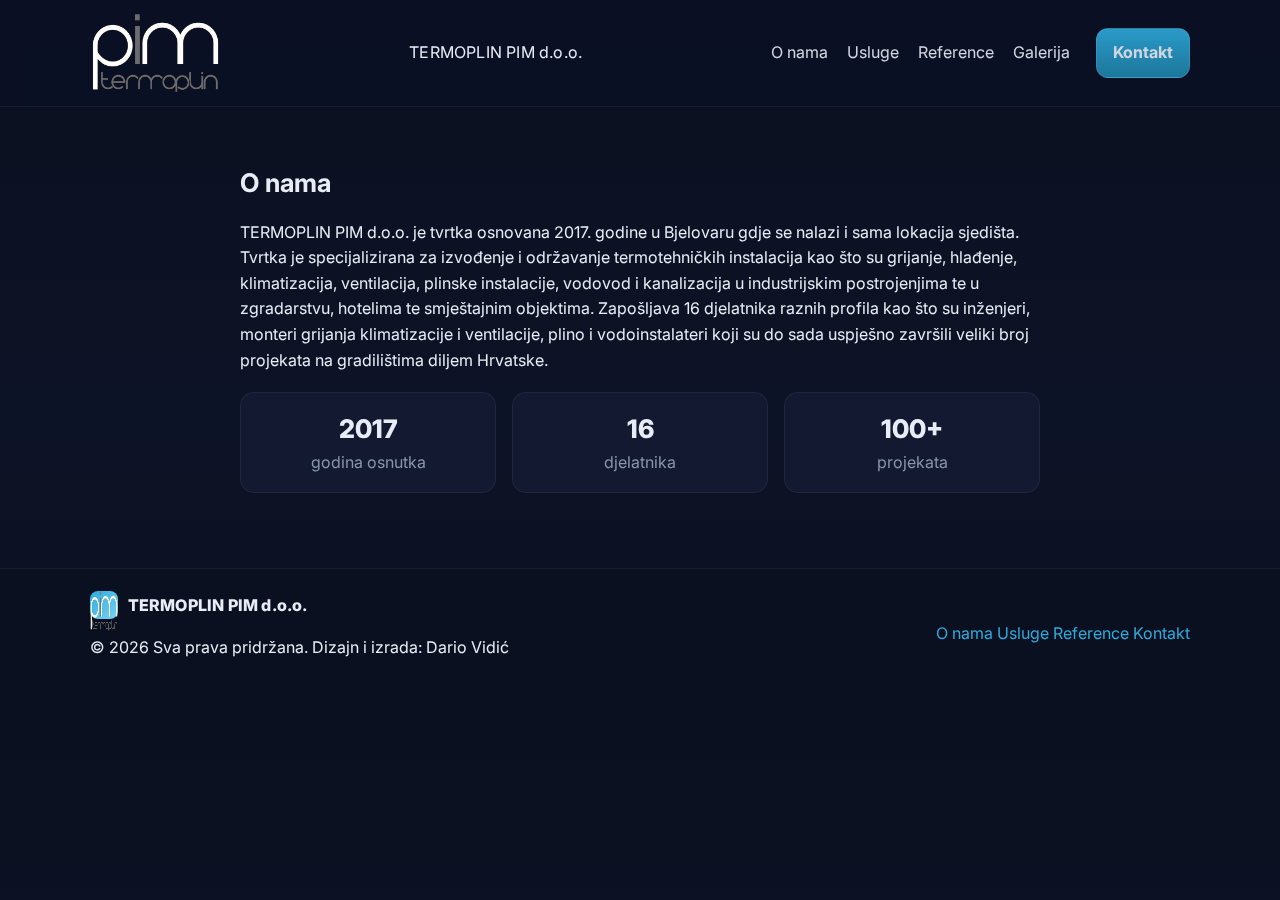
<file: o-nama.html>
<!DOCTYPE html>
<html lang="hr">
<head>
  <title>O nama — TERMOPLIN PIM d.o.o.</title>
  <meta name="description" content="TERMOPLIN PIM d.o.o., Bjelovar — specijalisti za termotehničke instalacije." />
  <meta charset="utf-8" />
  <meta name="viewport" content="width=device-width, initial-scale=1" />
  <meta name="color-scheme" content="dark light">
  <link rel="preconnect" href="https://fonts.googleapis.com">
  <link rel="preconnect" href="https://fonts.gstatic.com" crossorigin>
  <link href="https://fonts.googleapis.com/css2?family=Inter:wght@300;400;600;800&display=swap" rel="stylesheet">
  <link rel="stylesheet" href="assets/css/style.css" />

  <link rel="icon" href="assets/img/favicon.ico" type="image/x-icon">
</head>
<body>
  <header class="site-header">
    <div class="container">
      <a class="brand" href="index.html" aria-label="TERMOPLIN PIM d.o.o.">
      <img src="assets/img/logo.png" alt="TERMOPLIN PIM d.o.o. logo" class="logo">
    </a>

        <span class="brand-text">TERMOPLIN PIM d.o.o.</span>
      </a>
      <button class="nav-toggle" aria-label="Otvori izbornik" aria-expanded="false" id="navToggle">
        <span></span><span></span><span></span>
      </button>
      <nav class="nav" id="navMenu">
        <a href="o-nama.html">O nama</a>
        <a href="usluge.html">Usluge</a>
        <a href="reference.html">Reference</a>
        <a href="galerija.html">Galerija</a>
        <a href="kontakt.html" class="btn btn-primary">Kontakt</a>
      </nav>
    </div>
  </header>

  <section class="section">
    <div class="container narrow">
      <h1>O nama</h1>
      <p>TERMOPLIN PIM d.o.o. je tvrtka osnovana 2017. godine u Bjelovaru gdje se nalazi i sama lokacija sjedišta.

Tvrtka je specijalizirana za izvođenje i održavanje termotehničkih instalacija kao što su grijanje, hlađenje, klimatizacija, ventilacija, plinske instalacije, vodovod i kanalizacija u industrijskim postrojenjima te u zgradarstvu, hotelima te smještajnim objektima.

Zapošljava 16 djelatnika raznih profila kao što su inženjeri, monteri grijanja klimatizacije i ventilacije, plino i vodoinstalateri koji su do sada uspješno završili veliki broj projekata na gradilištima diljem Hrvatske.  </p>
      <div class="stats">
        <div class="stat"><span class="stat-num" data-count="2017">2017</span><span class="stat-label">godina osnutka</span></div>
        <div class="stat"><span class="stat-num" data-count="16">16</span><span class="stat-label">djelatnika</span></div>
        <div class="stat"><span class="stat-num" data-count="100">100+</span><span class="stat-label">projekata</span></div>
      </div>
    </div>
  </section>
  <footer class="site-footer">
    <div class="container footer-grid">
      <div>
        <div class="brand small">
          <span class="brand-logo" aria-hidden="true">
    <img src="assets/img/logo.png" alt="TERMOPLIN PIM d.o.o. logo" class="logo-footer">
  </span>
          <span class="brand-text">TERMOPLIN PIM d.o.o.</span>
        </div>
        <p>© <span id="year"></span> Sva prava pridržana. Dizajn i izrada: Dario Vidić</p>
      </div>
      <nav class="footer-nav">
        <a href="o-nama.html">O nama</a>
        <a href="usluge.html">Usluge</a>
        <a href="reference.html">Reference</a>
        <a href="kontakt.html">Kontakt</a>
      </nav>
    </div>
  </footer>
  <script src="assets/js/main.js"></script>

</body>
</html>
</file>
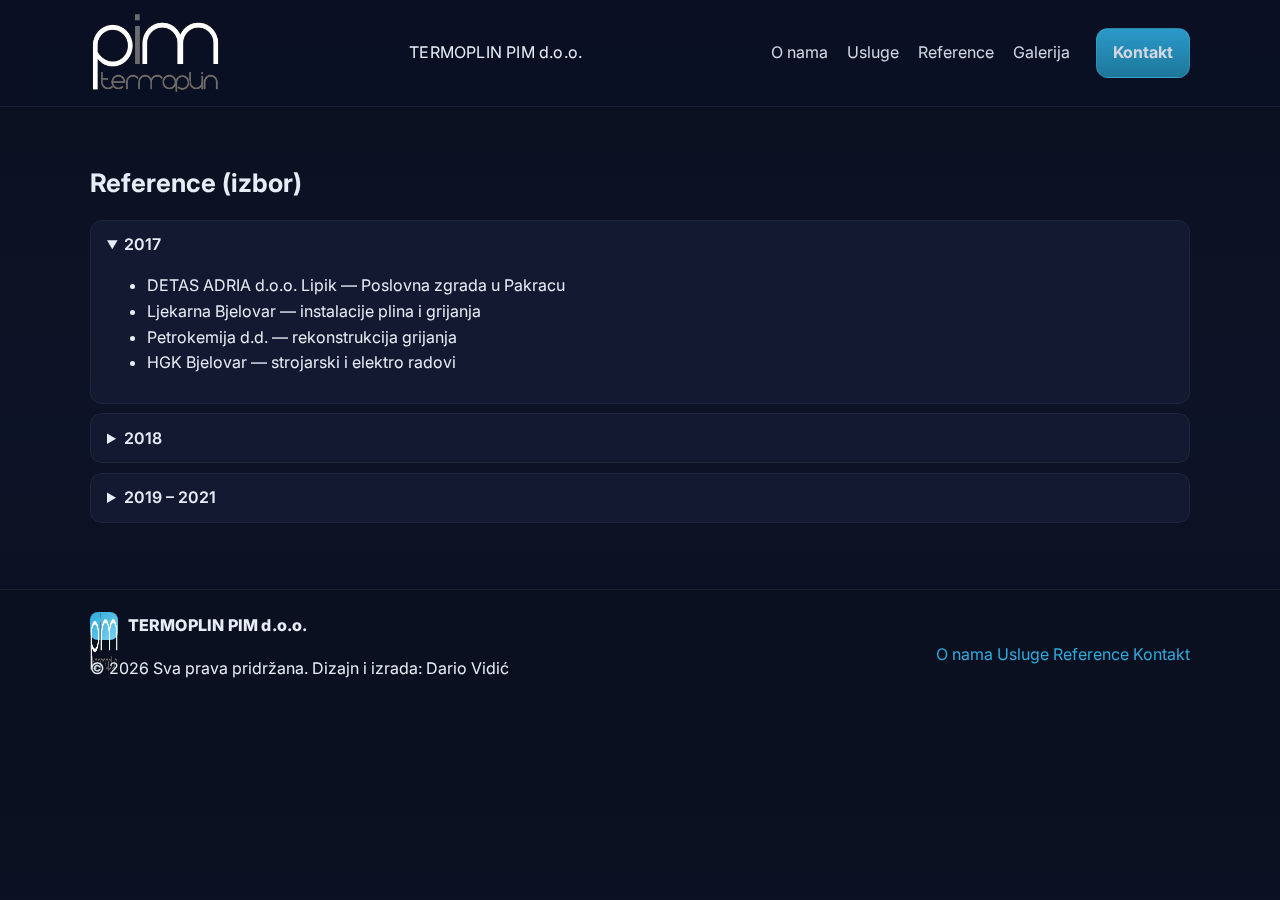
<file: reference-old.html>
<!DOCTYPE html>
<html lang="hr">
<head>
  <title>Reference — TERMOPLIN PIM d.o.o.</title>
  <meta name="description" content="Primjeri završenih projekata i klijenata." />
  <meta charset="utf-8" />
  <meta name="viewport" content="width=device-width, initial-scale=1" />
  <meta name="color-scheme" content="dark light">
  <link rel="preconnect" href="https://fonts.googleapis.com">
  <link rel="preconnect" href="https://fonts.gstatic.com" crossorigin>
  <link href="https://fonts.googleapis.com/css2?family=Inter:wght@300;400;600;800&display=swap" rel="stylesheet">
  <link rel="stylesheet" href="assets/css/style.css" />

  <link rel="icon" href="assets/img/favicon.ico" type="image/x-icon">
</head>
<body>
  <header class="site-header">
    <div class="container">
      <a class="brand" href="index.html" aria-label="TERMOPLIN PIM d.o.o.">
      <img src="assets/img/logo.png" alt="TERMOPLIN PIM d.o.o. logo" class="logo">
    </a>

        <span class="brand-text">TERMOPLIN PIM d.o.o.</span>
      </a>
      <button class="nav-toggle" aria-label="Otvori izbornik" aria-expanded="false" id="navToggle">
        <span></span><span></span><span></span>
      </button>
      <nav class="nav" id="navMenu">
        <a href="o-nama.html">O nama</a>
        <a href="usluge.html">Usluge</a>
        <a href="reference.html">Reference</a>
        <a href="galerija.html">Galerija</a>
        <a href="kontakt.html" class="btn btn-primary">Kontakt</a>
      </nav>
    </div>
  </header>

  <section class="section">
    <div class="container">
      <h1>Reference (izbor)</h1>
      <div class="ref-list">
        <details open>
          <summary>2017</summary>
          <ul>
            <li>DETAS ADRIA d.o.o. Lipik — Poslovna zgrada u Pakracu</li>
            <li>Ljekarna Bjelovar — instalacije plina i grijanja</li>
            <li>Petrokemija d.d. — rekonstrukcija grijanja</li>
            <li>HGK Bjelovar — strojarski i elektro radovi</li>
          </ul>
        </details>
        <details>
          <summary>2018</summary>
          <ul>
            <li>HEP ODS — oprema za pripremu PTV</li>
            <li>SELK d.d. — cjevovodi grijanja/hlađenja, ventilokonvektori</li>
            <li>Adria Snack — HVAC, vodovod i kanalizacija</li>
          </ul>
        </details>
        <details>
          <summary>2019 – 2021</summary>
          <ul>
            <li>Hotel Central Bjelovar — HVAC i ventilokonvektori</li>
            <li>Glazbena škola V. Lisinski — strojarski i vodovodni radovi</li>
            <li>Stadion Bjelovar — strojarski i vodovodni radovi</li>
            <li>Thalassotherapia Crikvenica — podstanice i energetska učinkovitost</li>
          </ul>
        </details>
      </div>
    </div>
  </section>
  <footer class="site-footer">
    <div class="container footer-grid">
      <div>
        <div class="brand small">
          <span class="brand-logo" aria-hidden="true">
    <img src="assets/img/logo.png" alt="TERMOPLIN PIM d.o.o. logo" class="logo">
  </span>
          <span class="brand-text">TERMOPLIN PIM d.o.o.</span>
        </div>
        <p>© <span id="year"></span> Sva prava pridržana. Dizajn i izrada: Dario Vidić</p>
      </div>
      <nav class="footer-nav">
        <a href="o-nama.html">O nama</a>
        <a href="usluge.html">Usluge</a>
        <a href="reference.html">Reference</a>
        <a href="kontakt.html">Kontakt</a>
      </nav>
    </div>
  </footer>
  <script src="assets/js/main.js"></script>

</body>
</html>
</file>
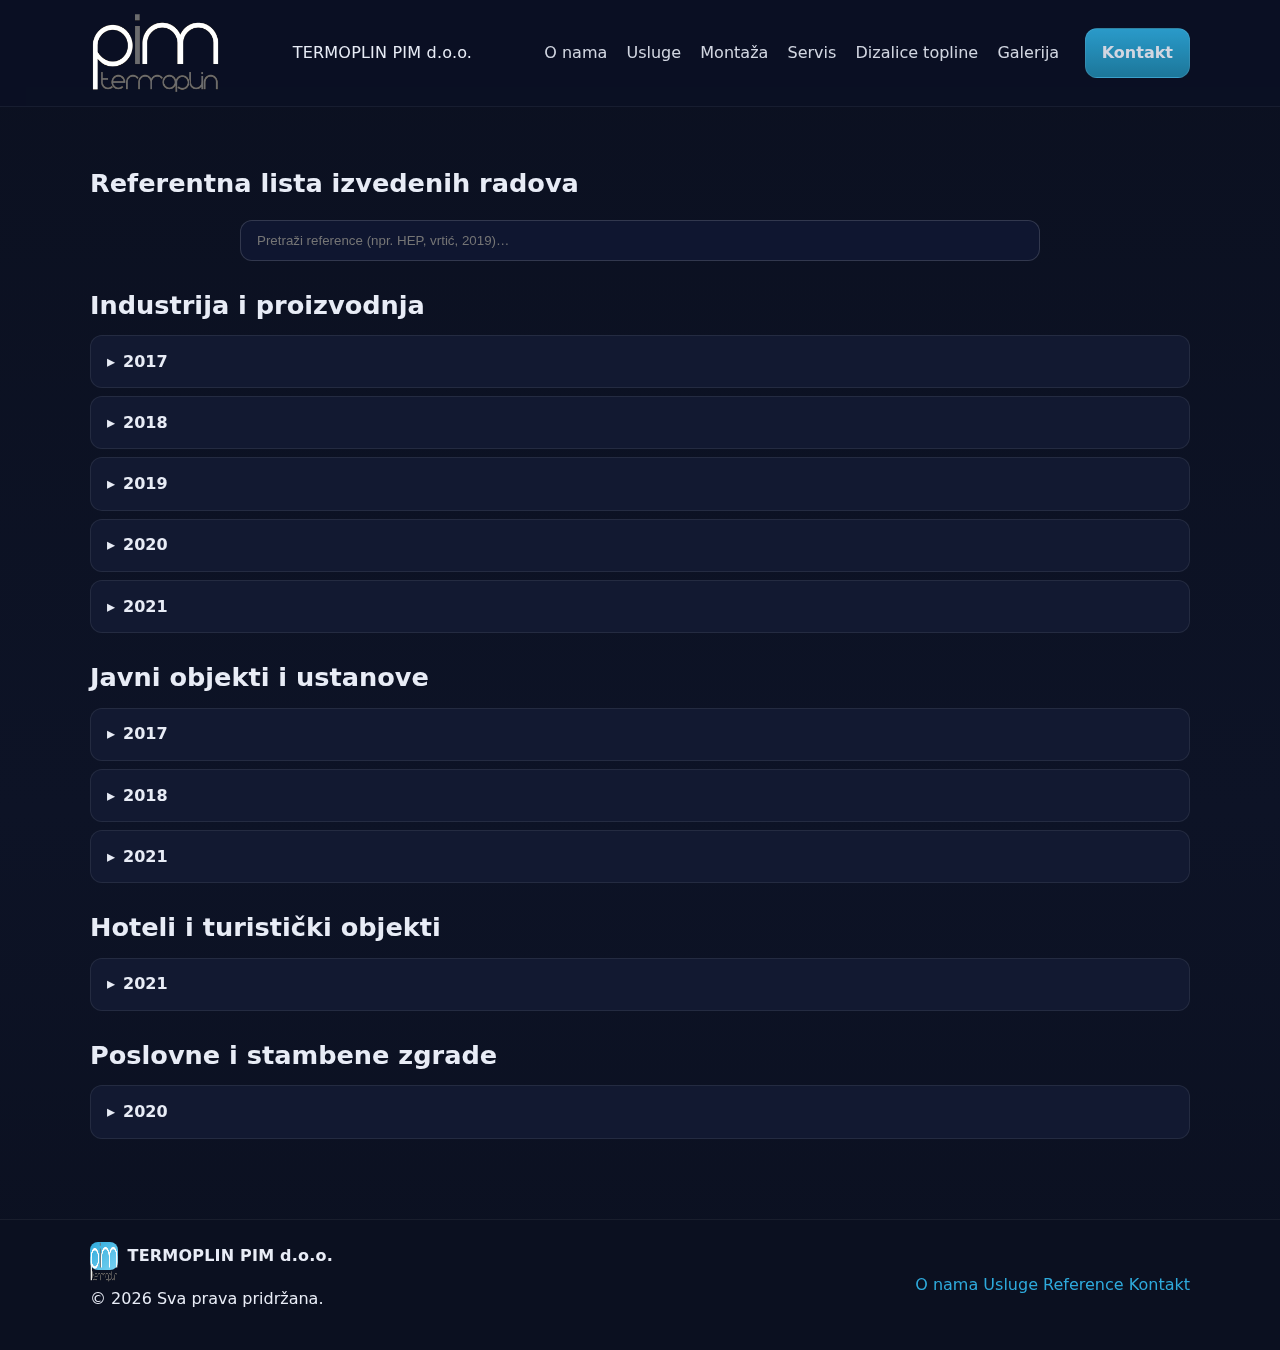
<file: reference.html>
<!DOCTYPE html>
<html lang="hr">
<head>
  <meta charset="utf-8">
  <title>Referentna lista — TERMOPLIN PIM d.o.o.</title>
  <link rel="icon" href="assets/img/favicon.ico" type="image/x-icon">
  <link rel="stylesheet" href="assets/css/style.css">
</head>
<body>
  <header class="site-header">
    <div class="container">
      <a class="brand" href="index.html" aria-label="TERMOPLIN PIM d.o.o.">
      <img src="assets/img/logo.png" alt="TERMOPLIN PIM d.o.o. logo" class="logo">
    </a>

        <span class="brand-text">TERMOPLIN PIM d.o.o.</span>
      </a>
      <button class="nav-toggle" aria-label="Otvori izbornik" aria-expanded="false" id="navToggle">
        <span></span><span></span><span></span>
      </button>
      <nav class="nav" id="navMenu">
        <a href="o-nama.html">O nama</a>
        <a href="usluge.html">Usluge</a>
        <a href="montaza.html">Montaža</a>
        <a href="servis.html">Servis</a>
        <a href="dizalice-topline.html">Dizalice topline</a>
        <a href="galerija.html">Galerija</a>
        <a href="kontakt.html" class="btn btn-primary">Kontakt</a>
      </nav>
    </div>
  </header>

<main class="section">
  <div class="container">
    <h1>Referentna lista izvedenih radova</h1>
    <div class="ref-search-wrap">
      <input id="refSearch" class="ref-search" type="search" placeholder="Pretraži reference (npr. HEP, vrtić, 2019)…" />
    </div>
    <p id="emptyMsg" class="ref-empty">Nema rezultata.</p>

<section class="ref-category"><h2>Industrija i proizvodnja</h2>
<details class="ref-year" data-year="2017"><summary>2017</summary><ul>
<li class="ref-item">DETAS ADRIA d.o.o. Lipik — Poslovna zgrada u Pakracu – izvođenje strojarskih instalacija i oborinske kanalizacije</li>
<li class="ref-item">Petrokemija d.d. Kutina — zgrada kontrole kvalitete i IT prostori – rekonstrukcija grijanja</li>
<li class="ref-item">Tehnokom d.o.o. Zagreb — HGK Bjelovar – strojarski i elektro radovi</li>
</ul></details>
<details class="ref-year" data-year="2018"><summary>2018</summary><ul>
<li class="ref-item">HEP ODS d.o.o., Elektra Bjelovar — isporuka i ugradnja opreme za pripremu PTV</li>
<li class="ref-item">SELK d.d. Kutina — cjevovodi grijanja i hlađenja, montaža ventilokonvektora, klimatizacijske cijevi</li>
<li class="ref-item">ZTB Gradnja d.o.o. Varaždin — Adria Snack, Hercegovac – instalacije grijanja, ventilacije, klimatizacije, vodovoda i kanalizacije</li>
<li class="ref-item">Paramont d.o.o. Zagreb — Vega A.T.S. Novigrad (Istra) – strojarski radovi, unutarnje instalacije vodovoda i kanalizacije</li>
</ul></details>
<details class="ref-year" data-year="2019"><summary>2019</summary><ul>
<li class="ref-item">Parketi Sabljo d.o.o., Bjelovar — PJ za sušenje drvene građe – strojarski radovi i isporuka opreme</li>
<li class="ref-item">Mozaik d.o.o., Bjelovar — PJ za sušenje drvene građe – strojarski radovi, toplinska podstanica</li>
<li class="ref-item">Majstor kuhar Njam Njam d.o.o., Zagreb — Majstor kuhar akademija – strojarske instalacije</li>
<li class="ref-item">Filabeton d.o.o., Križevci — Dječji vrtić Pčelica, Čazma – vodovod i kanalizacija, strojarski radovi</li>
<li class="ref-item">Moslavka d.o.o., Bjelovar — Hotel Central Bjelovar – strojarski radovi, ventilokonvektori</li>
<li class="ref-item">Bistra d.o.o., Đurđevac — Dječji vrtić Veliko Trojstvo – strojarski radovi</li>
<li class="ref-item">Bistra d.o.o., Đurđevac — Dječji vrtić Tratinčica – strojarski radovi</li>
<li class="ref-item">Promont Commerce d.o.o., Daruvar — Proizvodna hala Suvenir Arbor, Sirač – toplovodno grijanje</li>
<li class="ref-item">Parketi d.o.o., Bjelovar — skladišno‑proizvodna hala – instalacija sustava odsisa</li>
<li class="ref-item">Bistra d.o.o., Đurđevac — Poslovna zgrada u Đurđevcu – strojarski radovi</li>
<li class="ref-item">Hotel Lišanj d.d., Zagreb — Depandansa Horizont hotela Lišanj – grijanje, hlađenje i bazenska tehnika</li>
</ul></details>
<details class="ref-year" data-year="2020"><summary>2020</summary><ul>
<li class="ref-item">Filabeton d.o.o., Križevci — MIC Priroda Čazma – strojarske instalacije i ugradnja sanitarne opreme</li>
<li class="ref-item">Promont Commerce d.o.o., Daruvar — Policijska postaja Grubišno Polje – strojarske instalacije</li>
<li class="ref-item">Demaring d.o.o., Bjelovar — Područna škola Kraljevac – strojarske instalacije, vodovod i kanalizacija</li>
<li class="ref-item">Demaring d.o.o., Bjelovar — Vatrogasni dom Šandrovac – strojarske instalacije, vodovod i kanalizacija</li>
<li class="ref-item">Begeom Inženjering d.o.o., Hercegovac — proizvodnja pekarskih proizvoda – instalacije vodovoda i kanalizacije</li>
<li class="ref-item">Thalassotherapia d.o.o., Crikvenica — Ružmarinka – rekonstrukcija toplinske podstanice</li>
<li class="ref-item">Hidroregulacija d.d., Bjelovar — Kulturni centar Berek – strojarske instalacije, vodovod i kanalizacija</li>
<li class="ref-item">Bistra d.o.o., Đurđevac — Školsko‑sportska dvorana OŠ I. L. Croata Kalinovac (II. faza) – strojarski radovi</li>
<li class="ref-item">Bistra d.o.o., Đurđevac — Školsko‑sportska dvorana OŠ I. L. Croata Kalinovac (II. faza) – vodovod i kanalizacija</li>
<li class="ref-item">Thalassotherapia d.o.o., Crikvenica — objekt H – I. faza energetske učinkovitosti sustava grijanja, PTV i bazenske vode – strojarske i elektroinstalacije</li>
<li class="ref-item">Chef d.o.o., Koprivnica — zgrada Legrađanka – plinska instalacija, toplinska podstanica, podno grijanje, solar PTV, ventilacija, klimatizacija, sanitarije i kanalizacija</li>
<li class="ref-item">Kronospan CRO d.o.o. — upravna zgrada i proizvodne hale – strojarske instalacije</li>
</ul></details>
<details class="ref-year" data-year="2021"><summary>2021</summary><ul>
<li class="ref-item">Hidroregulacija d.d., Bjelovar — Glazbena škola Vatroslava Lisinskog – strojarski radovi, vodovod i hidrantska mreža</li>
<li class="ref-item">Hidroregulacija d.d., Bjelovar — Nogometni stadion Bjelovar (faza I) – strojarski i vodovodni radovi</li>
<li class="ref-item">Demaring d.o.o., Bjelovar — Sportska dvorana OŠ Velika Pisanica – strojarske instalacije, vodovod i kanalizacija</li>
<li class="ref-item">Glovia d.o.o., Zagreb — Trgovački centar Bjelovar (Bipa i Pepco) – unutarnja hidrantska i vodovodna mreža</li>
<li class="ref-item">Filabeton d.o.o., Križevci — Dogradnja Dječjeg vrtića Križevci (II. faza) – strojarske instalacije, vodovod i kanalizacija</li>
<li class="ref-item">Ćurić Anamarija, Bjelovar — stambeni objekt – strojarske instalacije, vodovod i odvodnja</li>
<li class="ref-item">NK Mladost Bjelovar — klupske prostorije i tribine Ždralovi – plinske i strojarske instalacije, radijatorsko grijanje, PTV, vodovod i kanalizacija</li>
<li class="ref-item">Radnik d.d., Križevci — poslovna zgrada HEP – strojarske instalacije</li>
</ul></details>
</section>
<section class="ref-category"><h2>Javni objekti i ustanove</h2>
<details class="ref-year" data-year="2017"><summary>2017</summary><ul>
<li class="ref-item">Zdravstvena ustanova Ljekarna Bjelovar — Ljekarna 1 – instalacije plina, centralnog grijanja i građevinsko‑obrtnički radovi</li>
</ul></details>
<details class="ref-year" data-year="2018"><summary>2018</summary><ul>
<li class="ref-item">Promont‑Commerce, Daruvar — Glazbena škola B.B. Daruvar – strojarske instalacije</li>
</ul></details>
<details class="ref-year" data-year="2021"><summary>2021</summary><ul>
<li class="ref-item">Medicinska škola Bjelovar — zgrada škole – zamjena opreme kotlovnice i toplinskih podstanica</li>
<li class="ref-item">Osnovna škola Čazma — toplovod škole – demontaža i zamjena cijevi toplovoda</li>
</ul></details>
</section>
<section class="ref-category"><h2>Hoteli i turistički objekti</h2>
<details class="ref-year" data-year="2021"><summary>2021</summary><ul>
<li class="ref-item">Navojec Rajka, Bjelovar — stambena zgrada – strojarske instalacije, vodovod, kanalizacija, bazenska tehnika, sanitarna oprema</li>
<li class="ref-item">Vičević Borivoj, Bjelovar — villa u Istri – obrtnički i strojarski radovi, vodovod i kanalizacija, sanitarna oprema i bazenska tehnika</li>
</ul></details>
</section>
<section class="ref-category"><h2>Poslovne i stambene zgrade</h2>
<details class="ref-year" data-year="2020"><summary>2020</summary><ul>
<li class="ref-item">Grad Đurđevac — zgrada Stjepana Radića 6 – ugradnja klimatizacijskih uređaja</li>
<li class="ref-item">Katić Antonio, Čazma — stambena kuća – instalacije centralnog grijanja</li>
</ul></details>
</section>

  </div>
</main>

<footer class="site-footer">
  <div class="container footer-grid">
    <div>
      <div class="brand small">
        <span class="brand-logo" aria-hidden="true"><img src="assets/img/logo.png" alt="Logo" class="logo-footer"></span>
        <span class="brand-text">TERMOPLIN PIM d.o.o.</span>
      </div>
      <p>© <span id="year"></span> Sva prava pridržana.</p>
    </div>
    <nav class="footer-nav">
      <a href="o-nama.html">O nama</a>
      <a href="usluge.html">Usluge</a>
      <a href="reference-lista.html">Reference</a>
      <a href="kontakt.html">Kontakt</a>
    </nav>
  </div>
</footer>
<script src="assets/js/main.js"></script>
<script>
// Global textual filter with auto-open details
const input = document.getElementById('refSearch');
const emptyMsg = document.getElementById('emptyMsg');
function applyFilter(){
  const q = (input.value || '').toLowerCase().trim();
  let anyVisible = false;
  document.querySelectorAll('.ref-year').forEach(yearBlock => {
    let yearHas = false;
    const listItems = yearBlock.querySelectorAll('.ref-item');
    listItems.forEach(li => {
      const hit = li.textContent.toLowerCase().includes(q);
      li.style.display = (q && !hit) ? 'none' : '';
      if (hit || !q) yearHas = true if (hit) else yearHas;
    });
    // auto open years with hits
    if (q && yearHas) {
      yearBlock.setAttribute('open','');
    } else if (!q) {
      yearBlock.removeAttribute('open');
    }
    // hide empty year blocks when filtering
    yearBlock.style.display = yearHas ? '' : 'none';
    if (yearHas) anyVisible = true;
  });
  emptyMsg.style.display = anyVisible ? 'none' : '';
}
if (input){
  input.addEventListener('input', applyFilter);
}
</script>
</body>
</html>
</file>
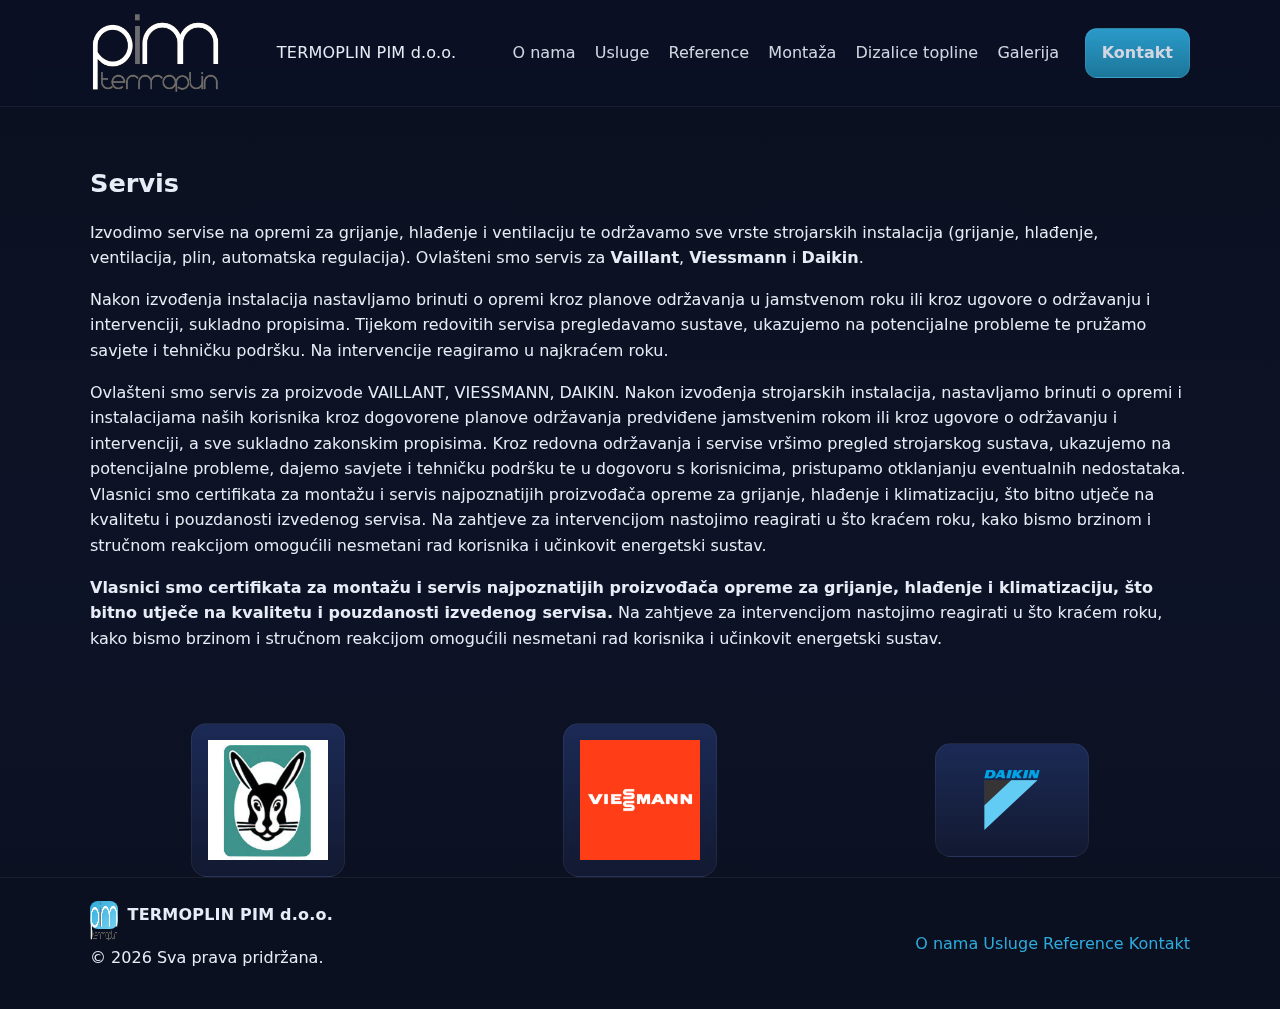
<file: servis.html>
<!DOCTYPE html>
<html lang="hr">
<head>
  <meta charset="utf-8">
  <title>Servis — TERMOPLIN PIM d.o.o.</title>
  <link rel="icon" href="assets/img/favicon.ico" type="image/x-icon">
  <link rel="stylesheet" href="assets/css/style.css">
</head>
<body>
  <header class="site-header">
    <div class="container">
      <a class="brand" href="index.html" aria-label="TERMOPLIN PIM d.o.o.">
      <img src="assets/img/logo.png" alt="TERMOPLIN PIM d.o.o. logo" class="logo">
    </a>

        <span class="brand-text">TERMOPLIN PIM d.o.o.</span>
      </a>
      <button class="nav-toggle" aria-label="Otvori izbornik" aria-expanded="false" id="navToggle">
        <span></span><span></span><span></span>
      </button>
      <nav class="nav" id="navMenu">
        <a href="o-nama.html">O nama</a>
        <a href="usluge.html">Usluge</a>
        <a href="reference.html">Reference</a>
        <a href="montaza.html">Montaža</a>
        <a href="dizalice-topline.html">Dizalice topline</a>
        <a href="galerija.html">Galerija</a>
        <a href="kontakt.html" class="btn btn-primary">Kontakt</a>
      </nav>
    </div>
  </header>

<main class="section">
  <div class="container">
    <h1>Servis</h1>
    <p>Izvodimo servise na opremi za grijanje, hlađenje i ventilaciju te održavamo sve vrste strojarskih instalacija (grijanje, hlađenje, ventilacija, plin, automatska regulacija). Ovlašteni smo servis za <strong>Vaillant</strong>, <strong>Viessmann</strong> i <strong>Daikin</strong>.</p>
    <p>Nakon izvođenja instalacija nastavljamo brinuti o opremi kroz planove održavanja u jamstvenom roku ili kroz ugovore o održavanju i intervenciji, sukladno propisima. Tijekom redovitih servisa pregledavamo sustave, ukazujemo na potencijalne probleme te pružamo savjete i tehničku podršku. Na intervencije reagiramo u najkraćem roku.</p>
    <p>Ovlašteni smo servis za proizvode VAILLANT, VIESSMANN, DAIKIN.

Nakon izvođenja strojarskih instalacija, nastavljamo brinuti o opremi i instalacijama naših korisnika kroz dogovorene planove održavanja predviđene jamstvenim rokom ili kroz ugovore o održavanju i intervenciji, a sve sukladno zakonskim propisima.

Kroz redovna održavanja i servise vršimo pregled strojarskog sustava, ukazujemo na potencijalne probleme, dajemo savjete i tehničku podršku te u dogovoru s korisnicima, pristupamo otklanjanju eventualnih nedostataka.

Vlasnici smo certifikata za montažu i servis najpoznatijih proizvođača opreme za grijanje, hlađenje i klimatizaciju, što bitno utječe na kvalitetu i pouzdanosti izvedenog servisa.

Na zahtjeve za intervencijom nastojimo reagirati u što kraćem roku, kako bismo brzinom i stručnom reakcijom omogućili nesmetani rad korisnika i učinkovit energetski sustav. </p>

<p><b>Vlasnici smo certifikata za montažu i servis najpoznatijih proizvođača opreme za grijanje, hlađenje i klimatizaciju, što bitno utječe na kvalitetu i pouzdanosti izvedenog servisa.</b>

Na zahtjeve za intervencijom nastojimo reagirati u što kraćem roku, kako bismo brzinom i stručnom reakcijom omogućili nesmetani rad korisnika i učinkovit energetski sustav. </p>
  </div>
</main>
  
      
<section class="cid-s6acuBJapH" id="clients-h">
  <div class="images-container container">
    <div class="mbr-row mbr-jc-c">
      <div class="cards__block mbr-flex flex-wrap mbr-jc-c">
        <div class="card mbr-col-md-4 mbr-col-lg-2 mbr-flex mbr-jc-c">
          <img src="assets/img/vaillant-logo6-200x200.jpg" alt="Vaillant" loading="lazy" class="client-logo">
        </div>
        <div class="card mbr-col-md-4 mbr-col-lg-2 mbr-flex mbr-jc-c">
          <img src="assets/img/photo-240x240.png" alt="Partner" loading="lazy" class="client-logo">
        </div>
        <div class="card mbr-col-md-4 mbr-col-lg-2 mbr-flex mbr-jc-c">
          <img src="assets/img/logo-daikin-240x160.png" alt="Daikin" loading="lazy" class="client-logo">
        </div>
      </div>
    </div>
  </div>
</section>




<footer class="site-footer">
  <div class="container footer-grid">
    <div>
      <div class="brand small">
        <span class="brand-logo" aria-hidden="true"><img src="assets/img/logo.png" alt="Logo" class="logo-footer"></span>
        <span class="brand-text">TERMOPLIN PIM d.o.o.</span>
      </div>
      <p>© <span id="year"></span> Sva prava pridržana.</p>
    </div>
    <nav class="footer-nav">
      <a href="o-nama.html">O nama</a>
      <a href="usluge.html">Usluge</a>
      <a href="reference-lista.html">Reference</a>
      <a href="kontakt.html">Kontakt</a>
    </nav>
  </div>
</footer>
<script src="assets/js/main.js"></script>
</body>
</html>
</file>
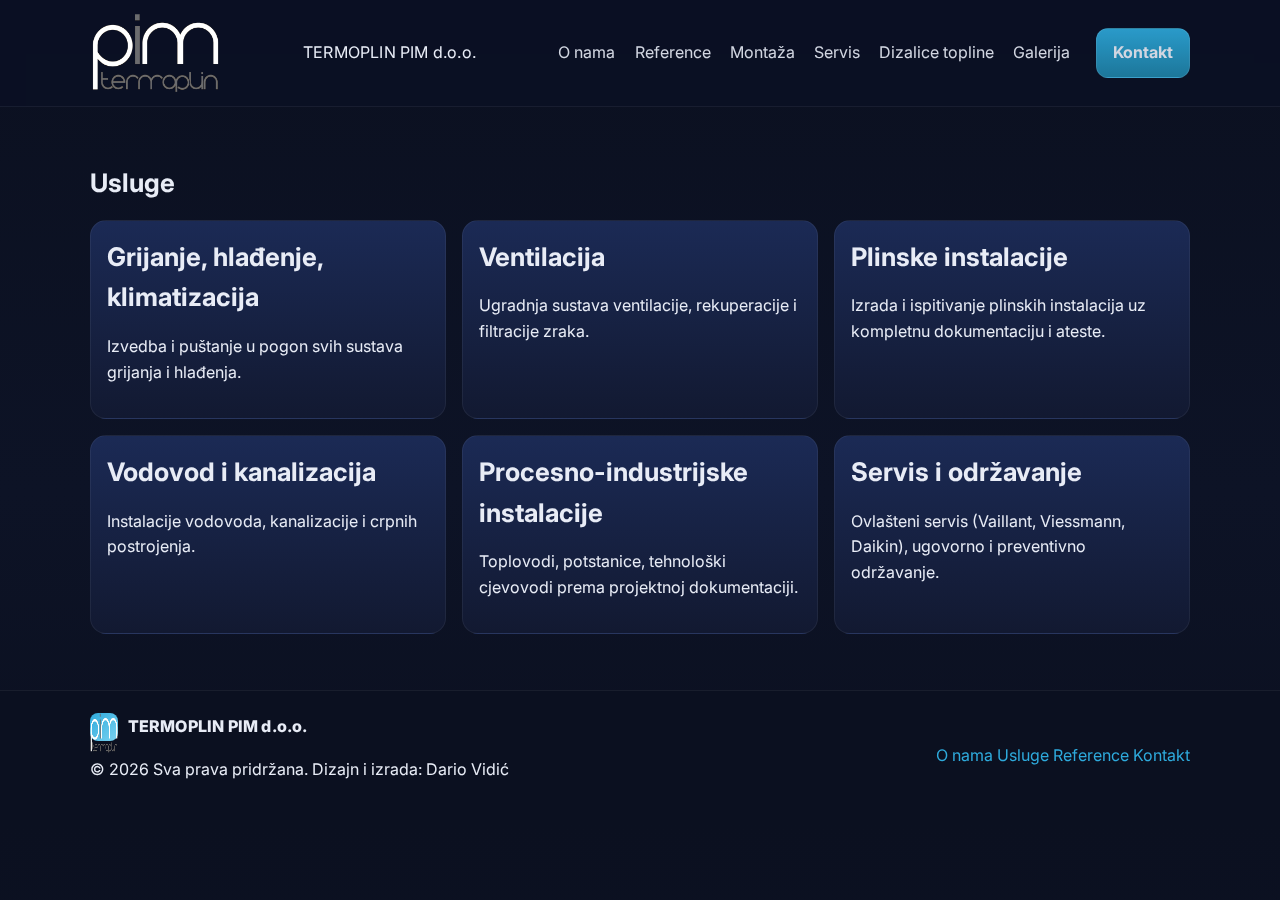
<file: usluge.html>
<!DOCTYPE html>
<html lang="hr">
<head>
  <title>Usluge — TERMOPLIN PIM d.o.o.</title>
  <meta name="description" content="Usluge: grijanje, hlađenje, klimatizacija, ventilacija, plin, vodovod i kanalizacija, servis." />
  <meta charset="utf-8" />
  <meta name="viewport" content="width=device-width, initial-scale=1" />
  <meta name="color-scheme" content="dark light">
  <link rel="preconnect" href="https://fonts.googleapis.com">
  <link rel="preconnect" href="https://fonts.gstatic.com" crossorigin>
  <link href="https://fonts.googleapis.com/css2?family=Inter:wght@300;400;600;800&display=swap" rel="stylesheet">
  <link rel="stylesheet" href="assets/css/style.css" />

  <link rel="icon" href="assets/img/favicon.ico" type="image/x-icon">
</head>
<body>
    <header class="site-header">
    <div class="container">
      <a class="brand" href="index.html" aria-label="TERMOPLIN PIM d.o.o.">
      <img src="assets/img/logo.png" alt="TERMOPLIN PIM d.o.o. logo" class="logo">
    </a>

        <span class="brand-text">TERMOPLIN PIM d.o.o.</span>
      </a>
      <button class="nav-toggle" aria-label="Otvori izbornik" aria-expanded="false" id="navToggle">
        <span></span><span></span><span></span>
      </button>
      <nav class="nav" id="navMenu">
        <a href="o-nama.html">O nama</a>
        <a href="reference.html">Reference</a>
        <a href="montaza.html">Montaža</a>
        <a href="servis.html">Servis</a>
        <a href="dizalice-topline.html">Dizalice topline</a>
        <a href="galerija.html">Galerija</a>
        <a href="kontakt.html" class="btn btn-primary">Kontakt</a>
      </nav>
    </div>
  </header>

  <section class="section">
    <div class="container">
      <h1>Usluge</h1>
      <div class="cards">
        <article class="card">
          <h2>Grijanje, hlađenje, klimatizacija</h2>
          <p>Izvedba i puštanje u pogon svih sustava grijanja i hlađenja.</p>
        </article>
        <article class="card">
          <h2>Ventilacija</h2>
          <p>Ugradnja sustava ventilacije, rekuperacije i filtracije zraka.</p>
        </article>
        <article class="card">
          <h2>Plinske instalacije</h2>
          <p>Izrada i ispitivanje plinskih instalacija uz kompletnu dokumentaciju i ateste.</p>
        </article>
        <article class="card">
          <h2>Vodovod i kanalizacija</h2>
          <p>Instalacije vodovoda, kanalizacije i crpnih postrojenja.</p>
        </article>
        <article class="card">
          <h2>Procesno-industrijske instalacije</h2>
          <p>Toplovodi, potstanice, tehnološki cjevovodi prema projektnoj dokumentaciji.</p>
        </article>
        <article class="card">
          <h2>Servis i održavanje</h2>
          <p>Ovlašteni servis (Vaillant, Viessmann, Daikin), ugovorno i preventivno održavanje.</p>
        </article>
      </div>
    </div>
  </section>
  <footer class="site-footer">
    <div class="container footer-grid">
      <div>
        <div class="brand small">
          <span class="brand-logo" aria-hidden="true">
    <img src="assets/img/logo.png" alt="TERMOPLIN PIM d.o.o. logo" class="logo-footer">
  </span>
          <span class="brand-text">TERMOPLIN PIM d.o.o.</span>
        </div>
        <p>© <span id="year"></span> Sva prava pridržana. Dizajn i izrada: Dario Vidić</p>
      </div>
      <nav class="footer-nav">
        <a href="o-nama.html">O nama</a>
        <a href="usluge.html">Usluge</a>
        <a href="reference.html">Reference</a>
        <a href="kontakt.html">Kontakt</a>
      </nav>
    </div>
  </footer>
  <script src="assets/js/main.js"></script>

</body>
</html>
</file>
<file: assets/css/style.css>
/* Base */
:root{
  --bg: #0b1020;
  --surface: #121931;
  --muted: #8a94a7;
  --text: #e8ecf6;
  --primary: #2eaadc;
  --accent: #6bcf4e;
  --ring: rgba(46,170,220,.4);
}
*{box-sizing:border-box}
html,body{margin:0;padding:0}
body{
  font-family: 'Inter',system-ui,-apple-system,Segoe UI,Roboto,Arial,sans-serif;
  color:var(--text); background:linear-gradient(180deg,#0b1020 0%, #0d1326 60%, #0b1020 100%);
  line-height:1.6;
}
img{max-width:100%;display:block}
a{color:var(--primary);text-decoration:none}
.container{width:min(1100px,92%);margin-inline:auto}
.narrow{width:min(800px,92%)}
.muted{color:var(--muted)}

/* Header */
.site-header{
  position:sticky;top:0;z-index:50;background:rgba(11,16,32,.7);backdrop-filter:saturate(180%) blur(10px);
  border-bottom:1px solid rgba(255,255,255,.06)
}
.site-header .container{display:flex;align-items:center;justify-content:space-between;padding:.8rem 0}
.brand{display:flex;align-items:center;gap:.6rem;font-weight:800;color:var(--text)}
.brand .brand-logo{
  width:36px;height:36px;display:grid;place-items:center;border-radius:10px;
  background:linear-gradient(135deg,var(--primary),#7bd3f1);color:#081220;font-weight:800
}
.brand.small .brand-logo{width:28px;height:28px;border-radius:8px}
.brand-text{letter-spacing:.2px}
.nav{display:flex;gap:1.2rem;align-items:center}
.nav a{color:var(--text);opacity:.9}
.nav .btn{margin-left:.4rem}
.nav-toggle{display:none;background:none;border:0;width:44px;height:44px;position:relative}
.nav-toggle span{position:absolute;left:10px;right:10px;height:2px;background:#fff;border-radius:1px;transition:.2s}
.nav-toggle span:nth-child(1){top:14px}
.nav-toggle span:nth-child(2){top:21px}
.nav-toggle span:nth-child(3){top:28px}

/* Hero */
.hero{padding:4.5rem 0 2rem;background:
  radial-gradient(1200px 400px at 80% -20%, rgba(46,170,220,.25), transparent 60%),
  radial-gradient(1000px 500px at -10% 10%, rgba(107,207,78,.15), transparent 50%);
}
.grid-2{display:grid;grid-template-columns:1.1fr .9fr;gap:2.2rem;align-items:center}
.hero h1{font-size:clamp(1.8rem,2.6vw,2.8rem);line-height:1.15;margin:0 0 .6rem}
.hero p{color:var(--muted);margin:0 0 1.2rem}
.hero-cta{display:flex;gap:.8rem;margin:1.2rem 0}
.badges{display:flex;gap:1rem;flex-wrap:wrap;padding:0;margin:1rem 0 0;list-style:none;color:var(--muted)}
.media-card{background:linear-gradient(180deg,#1a254a 0%, #121931 90%);border:1px solid rgba(255,255,255,.08);border-radius:16px;padding:10px;box-shadow:0 10px 30px rgba(0,0,0,.25)}
.media-card img{border-radius:10px;aspect-ratio:4/3;object-fit:cover}
.media-card.stagger{transform:translateY(16px)}

/* Sections */
.section{padding:3.5rem 0}
.section.alt{background:linear-gradient(180deg,#0d1326 0%, #0b1020 100%)}
.section h1,.section h2{font-size:clamp(1.4rem,2vw,2rem);margin:0 0 1rem}
.cards{display:grid;grid-template-columns:repeat(3,1fr);gap:1rem}
.card{background:linear-gradient(180deg,#1b2a55 0%, #121931 100%);border:1px solid rgba(255,255,255,.06);border-radius:16px;padding:1rem}
.card h2,.card h3{margin-top:0}
.feature.highlight{border-top:1px solid rgba(255,255,255,.06);border-bottom:1px solid rgba(255,255,255,.06)}
.checklist{padding-left:1.2rem}
.checklist li{margin:.4rem 0}

/* Stats */
.stats{display:grid;grid-template-columns:repeat(3,1fr);gap:1rem;margin:1.2rem 0}
.stat{background:#121931;border:1px solid rgba(255,255,255,.06);border-radius:14px;padding:1rem;text-align:center}
.stat-num{font-weight:800;font-size:1.6rem}
.stat-label{display:block;color:var(--muted)}

/* Reference */
.ref-list details{background:#121931;border:1px solid rgba(255,255,255,.06);border-radius:12px;margin:.6rem 0;padding:.7rem 1rem}
.ref-list summary{cursor:pointer;font-weight:600}

/* Gallery */
.gallery{display:grid;grid-template-columns:repeat(4,1fr);gap:.8rem}
.gallery figure{margin:0}
.gallery img{aspect-ratio:4/3;object-fit:cover;border-radius:10px;border:1px solid rgba(255,255,255,.08)}
.gallery figcaption{font-size:.9rem;color:var(--muted);margin-top:.3rem}

/* Contact */
.contact .map-embed{border-radius:12px;overflow:hidden;border:1px solid rgba(255,255,255,.1);margin:1rem 0}
.contact .map-embed iframe{width:100%;height:260px;border:0}
.contact-form{display:grid;gap:.8rem;background:#121931;border:1px solid rgba(255,255,255,.06);border-radius:12px;padding:1rem}
.contact-form label{display:grid;gap:.3rem}
.contact-form input,.contact-form textarea{
  background:#0f1630;color:#fff;border:1px solid rgba(255,255,255,.1);
  border-radius:10px;padding:.8rem;outline: none;
}
.contact-form input:focus,.contact-form textarea:focus{border-color:var(--primary);box-shadow:0 0 0 4px var(--ring)}
.form-actions{display:flex;gap:1rem;align-items:center}

/* Footer */
.site-footer{border-top:1px solid rgba(255,255,255,.06);padding:1.4rem 0;background:#0b1020}
.footer-grid{display:flex;justify-content:space-between;gap:1rem;align-items:center;flex-wrap:wrap}

/* Buttons */
.btn{display:inline-flex;align-items:center;justify-content:center;padding:.7rem 1rem;border-radius:12px;border:1px solid rgba(255,255,255,.1)}
.btn-primary{background:linear-gradient(180deg,#2eaadc,#1f83a8);color:#081220;font-weight:700}
.btn-ghost{color:#fff;border-color:rgba(255,255,255,.2)}

/* Responsive */
@media (max-width: 920px){
  .grid-2{grid-template-columns:1fr}
  .gallery{grid-template-columns:repeat(2,1fr)}
  .cards{grid-template-columns:repeat(2,1fr)}
  .nav{position:fixed;inset:60px 0 auto 0;background:#0b1020;display:none;flex-direction:column;padding:1rem;border-bottom:1px solid rgba(255,255,255,.08)}
  .nav.open{display:flex}
  .nav-toggle{display:block}
}
@media (max-width: 560px){
  .cards{grid-template-columns:1fr}
  .gallery{grid-template-columns:1fr 1fr}
}

.logo {height: 60px; width: auto; display: block;}

.brand-logo img.logo {height: 60px; width: auto; display: block;}

/* --- Reference page visual tweaks --- */
.ref-search-wrap{display:flex;justify-content:center;margin:1rem 0;}
.ref-search{width:min(800px,100%);padding:.75rem 1rem;border-radius:12px;border:1px solid rgba(255,255,255,.15);background:#0f1630;color:#fff;outline:none}
.ref-search:focus{border-color:var(--primary);box-shadow:0 0 0 4px var(--ring)}
.ref-category{margin:1.5rem 0}
.ref-category h2{margin:.3rem 0 0.6rem}
.ref-year{background:#121931;border:1px solid rgba(255,255,255,.08);border-radius:12px;margin:.5rem 0;overflow:hidden}
.ref-year > summary{cursor:pointer;padding:.8rem 1rem;font-weight:600;display:flex;align-items:center;gap:.5rem}
.ref-year > summary::before{content:"▸";display:inline-block;transform:rotate(0deg);transition:transform .2s ease}
.ref-year[open] > summary::before{transform:rotate(90deg)}
.ref-year ul{margin:0;padding:.2rem 1.2rem 1rem}
.ref-year li{margin:.3rem 0;list-style:square inside;color:var(--text)}
.ref-empty{display:none;text-align:center;color:var(--muted);margin:1rem 0}

.logo{height:80px;width:auto;display:block}
.logo-footer{height:40px;width:auto;display:block}

.cards__block{
  display:grid;
  grid-template-columns:repeat(auto-fit,minmax(120px,1fr));
  gap:1rem;
  align-items:center;
  justify-items:center;
}
.client-logo{
  max-width:120px;
  width:100%;
  height:auto;
  object-fit:contain;
  display:block;
}
/* Lightbox */
.lightbox{
  position:fixed; inset:0; display:none; z-index:9999;
  background:rgba(0,0,0,.88); align-items:center; justify-content:center; gap:1rem;
  padding:2rem;
}
.lightbox.open{ display:flex; }
.lightbox img{
  max-width:min(92vw, 1200px); max-height:80vh; object-fit:contain; border-radius:10px;
  border:1px solid rgba(255,255,255,.15); box-shadow:0 10px 40px rgba(0,0,0,.5);
}
.lightbox-close,.lightbox-prev,.lightbox-next{
  position:absolute; background:rgba(255,255,255,.12); color:#fff; border:0; cursor:pointer;
  width:44px; height:44px; border-radius:999px; display:grid; place-items:center; font-size:22px;
  transition:background .2s;
}
.lightbox-close{ top:16px; right:16px; }
.lightbox-prev{ left:16px; top:50%; transform:translateY(-50%); }
.lightbox-next{ right:16px; top:50%; transform:translateY(-50%); }
.lightbox-close:hover,.lightbox-prev:hover,.lightbox-next:hover{ background:rgba(255,255,255,.2); }
.lightbox-cap{ position:absolute; left:0; right:0; bottom:16px; text-align:center; color:#ccc; margin:0 .75rem; }

/* Dizalice topline – kartice prednosti */
.feature-grid{
  display:grid; gap:1rem; margin:2rem 0;
  grid-template-columns: repeat(auto-fit, minmax(240px, 1fr));
}
.feature-card{
  background:rgba(255,255,255,.04);
  border:1px solid rgba(255,255,255,.08);
  border-radius:14px; padding:1rem 1.25rem;
}
.feature-card h3{ margin:.25rem 0 .5rem; font-size:1.05rem; }
</file>
